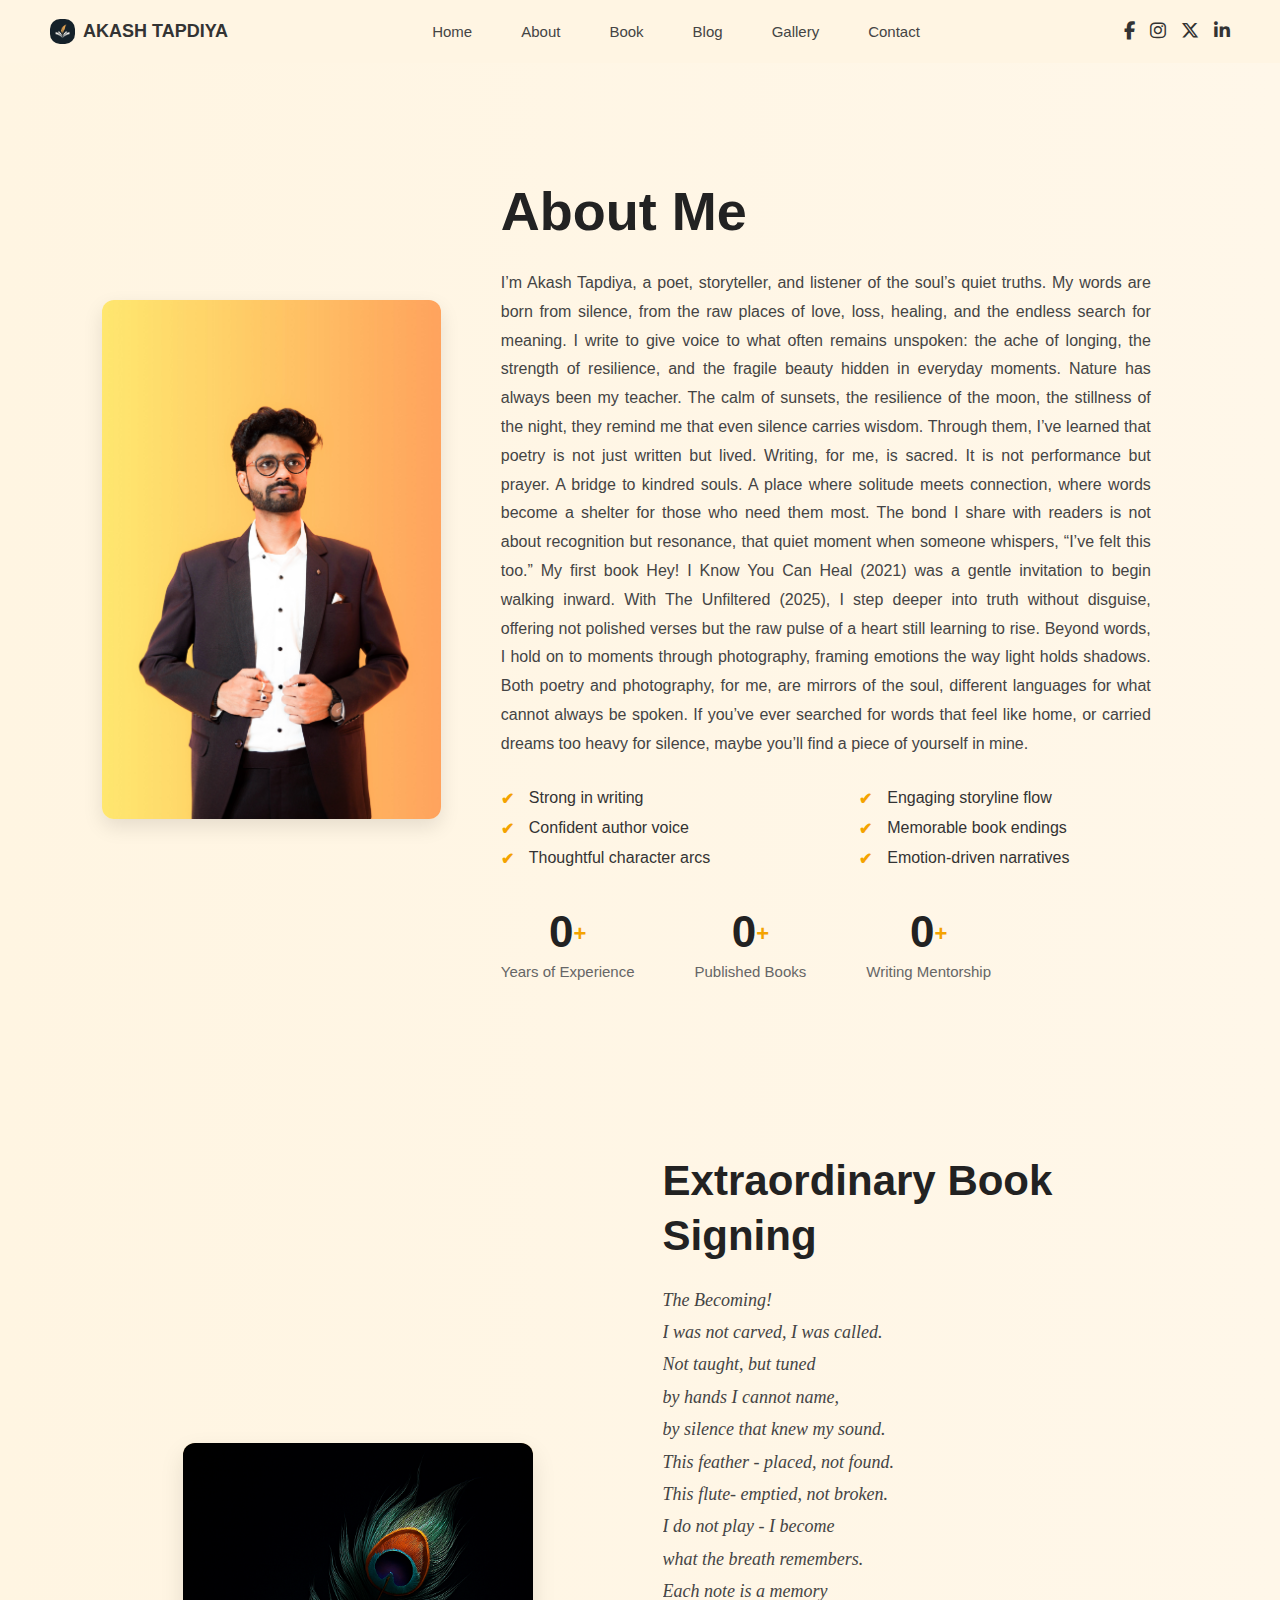
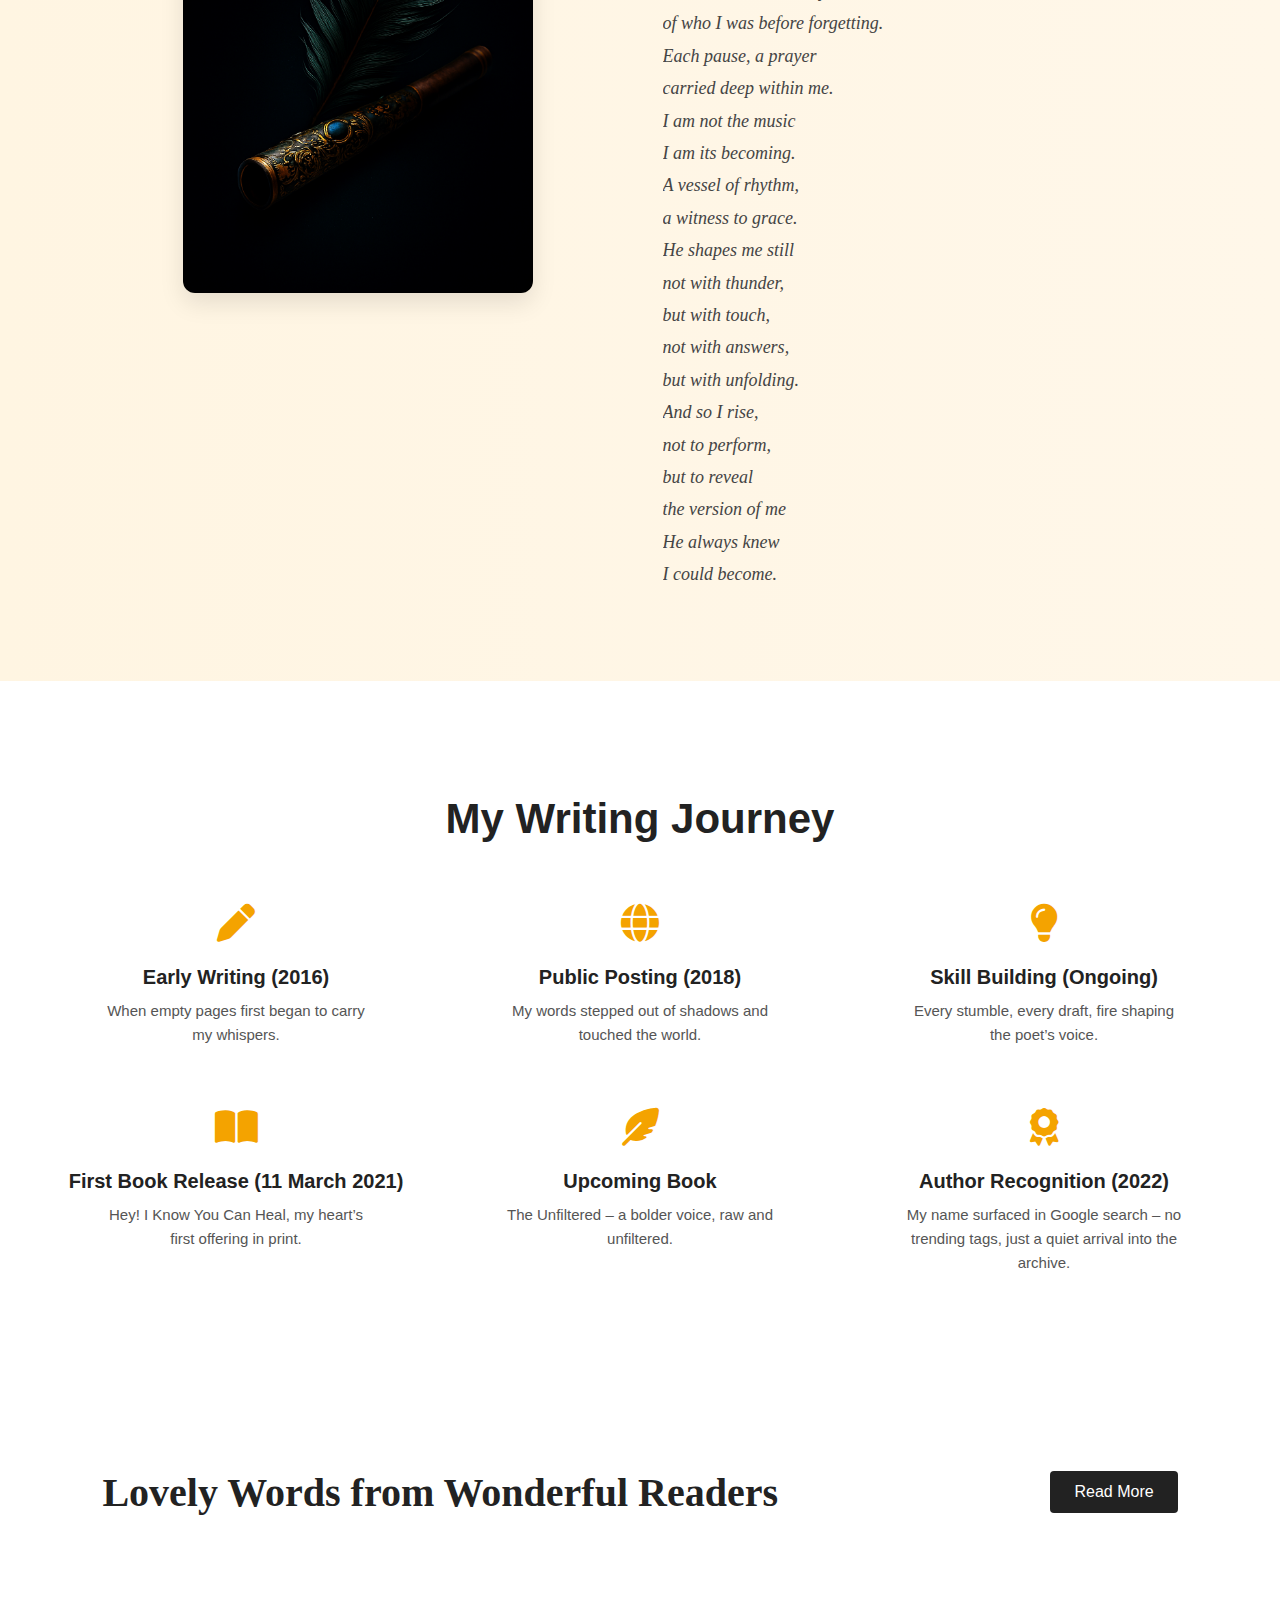
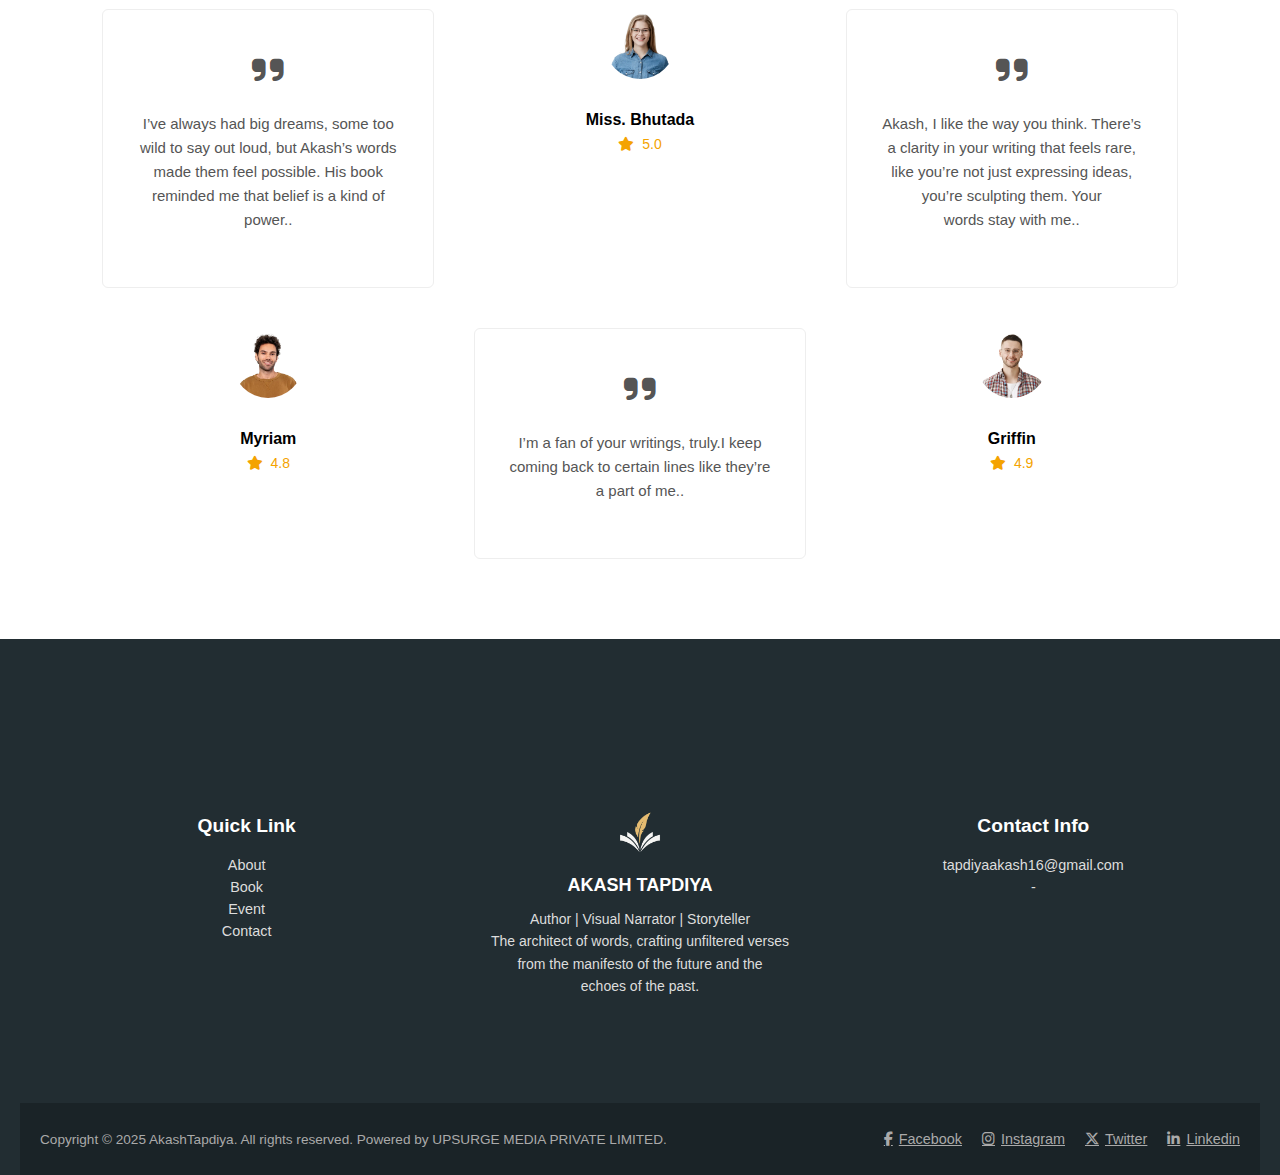
<file: About.html>
<!DOCTYPE html>
<html lang="en">

<head>
    <meta charset="UTF-8">
    <meta name="viewport" content="width=device-width, initial-scale=1.0">
    <title>Akash Portfolio</title>
    <link rel="stylesheet" href="https://cdnjs.cloudflare.com/ajax/libs/font-awesome/6.4.2/css/all.min.css">

    <style>
        body {
            margin: 0;
            font-family: Arial, sans-serif;
            background: #fff5e3;
        }

        /* Navbar */
        .navbar {
            display: flex;
            justify-content: space-between;
            align-items: center;
            padding: 15px 50px;
            background: #fff5e3;
            position: relative;
            z-index: 2000;
        }

        /* Logo */
        .navbar .logo {
            display: flex;
            align-items: center;
            font-size: 18px;
            font-weight: bold;
            color: #333;
            text-decoration: none;
        }

        .navbar .logo img {
            height: 25px;
            margin-right: 8px;
            border-radius: 10px;
        }

        /* Menu */
        .navbar ul {
            list-style: none;
            display: flex;
            gap: 25px;
            margin: 0;
            padding: 0;
        }

        .navbar ul li {
            position: relative;
        }

        .navbar ul li a {
            text-decoration: none;
            color: #444;
            font-size: 15px;
            transition: color 0.3s;
            padding: 8px 12px;
            display: block;
        }

        .navbar ul li a:hover {
            color: #000;
        }

        /* Dropdown */
        .navbar ul li ul {
            display: none;
            position: absolute;
            top: 100%;
            left: 0;
            background: #fff;
            box-shadow: 0 2px 8px rgba(0, 0, 0, 0.1);
            list-style: none;
            padding: 0;
            margin: 0;
            min-width: 150px;
            z-index: 1000;
        }

        .navbar ul li:hover ul {
            display: block;
        }

        .navbar ul li ul li a {
            padding: 10px 15px;
            color: #444;
        }

        .navbar ul li ul li a:hover {
            background: #f0f0f0;
            color: #000;
        }

        /* Social Icons */
        .social-icons {
            display: flex;
            gap: 15px;
        }

        .social-icons a {
            color: #333;
            font-size: 18px;
            transition: color 0.3s;
        }

        .social-icons a:hover {
            color: #ff9800;
        }

        /* Hamburger */
        .menu-toggle {
            display: none;
            font-size: 22px;
            cursor: pointer;
            color: #333;
        }

        /* ====================
       Mobile Sidebar Menu
    ==================== */
        .mobile-menu {
            position: fixed;
            top: 0;
            left: -100%;
            /* hidden initially */
            width: 250px;
            height: 100%;
            background: #f0f0f0;
            box-shadow: 2px 0 8px rgba(0, 0, 0, 0.15);
            transition: left 0.3s ease;
            padding: 20px;
            z-index: 3000;
            display: flex;
            flex-direction: column;
        }

        .mobile-menu.active {
            left: 0;
            /* slide in from left */
        }

        .mobile-menu .close-btn {
            font-size: 22px;
            cursor: pointer;
            align-self: flex-end;
            margin-bottom: 20px;
        }

        .mobile-menu ul {
            list-style: none;
            padding: 0;
            margin: 0;
            display: flex;
            flex-direction: column;
            gap: 15px;
        }

        .mobile-menu ul li a {
            text-decoration: none;
            color: #333;
            font-size: 16px;
        }

        .mobile-menu ul li ul {
            display: none;
            flex-direction: column;
            padding-left: 15px;
        }

        .mobile-menu ul li.active ul {
            display: flex;
        }

        /* Responsive */
        @media (max-width: 992px) {
            .navbar {
                padding: 15px 25px;
            }

            .navbar ul,
            .social-icons {
                display: none;
            }

            .menu-toggle {
                display: block;
                /* hamburger visible */
            }
        }

        /* About section */
        .about-section {
            padding: 80px 8%;
            background: linear-gradient(to right, rgb(255, 245, 226), rgb(255, 247, 233));
            font-family: "Poppins", sans-serif;
        }

        .about-container {
            display: flex;
            align-items: center;
            justify-content: space-between;
            gap: 60px;
            max-width: 1200px;
            margin: 0 auto;
            flex-wrap: wrap;
        }

        .about-image {
            flex: 1;
            min-width: 300px;
        }

        .about-image img {
            width: 100%;
            border-radius: 12px;
            object-fit: cover;
            box-shadow: 0 8px 20px rgba(0, 0, 0, 0.1);
        }

        .about-content {
            flex: 2;
            min-width: 320px;
        }

        .about-content h1 {
            font-size: 54px;
            font-weight: 600;
            margin-bottom: 25px;
            color: #222;
            line-height: 1.2;
        }

        .about-content p {
            font-size: 16px;
            line-height: 1.8;
            color: #444;
            margin-bottom: 30px;
            text-align: justify;
            text-justify: inter-word;
            max-width: 650px;
        }

        .about-list {
            display: grid;
            grid-template-columns: repeat(2, 1fr);
            gap: 12px 40px;
            margin-bottom: 40px;
            padding: 0;
        }

        .about-list li {
            list-style: none;
            font-size: 16px;
            position: relative;
            padding-left: 28px;
            color: #333;
        }

        .about-list li::before {
            content: "✔";
            position: absolute;
            left: 0;
            top: 0;
            color: #f4a300;
            font-weight: bold;
        }

        .about-stats {
            display: flex;
            gap: 60px;
            flex-wrap: wrap;
        }

        .about-stat {
            text-align: center;
        }

        .about-stat .number {
            font-size: 44px;
            font-weight: 700;
            color: #222;
            display: inline-block;
        }

        .about-stat sup {
            color: #f4a300;
            font-size: 22px;
            font-weight: 600;
        }

        .about-stat .title {
            font-size: 15px;
            color: #666;
            margin-top: 6px;
        }

        /* 📌 responsive */
        @media (max-width: 1024px) {
            .about-container {
                flex-direction: column;
                text-align: center;
                gap: 40px;
            }

            .about-list {
                grid-template-columns: 1fr;
                gap: 12px;
            }

            .about-stats {
                justify-content: center;
                gap: 30px;
            }
        }

        @media (max-width: 768px) {
            .about-content h1 {
                font-size: 28px;
            }

            .about-content p {
                font-size: 14px;
            }
        }



        /* poster section */

        .book-section {
            padding: 60px 8%;
            background: linear-gradient(to right, rgb(255, 245, 226), rgb(255, 247, 233));
            font-family: "Poppins", sans-serif;
            max-width: 1400px;
            /* keeps section from stretching too wide */
            margin: 0 auto;
        }

        /* Container Layout */
        .book-container {
            display: flex;
            align-items: center;
            justify-content: space-between;
            gap: 50px;
            flex-wrap: wrap;
            min-height: 400px;
            /* section height control */
        }

        /* Left Side (Author Image) */
        .book-left {
            flex: 1;
            display: flex;
            justify-content: center;
            align-items: center;
            position: sticky;
            top: 100px;
            height: fit-content;
            animation: fadeInLeft 1.2s ease-in-out;
        }

        .book-main-image img {
            width: 350px;
            /* fixed width */
            height: auto;
            /* keeps proportion */
            max-height: 450px;
            /* limits tall images */
            border-radius: 12px;
            object-fit: cover;
            box-shadow: 0 10px 25px rgba(0, 0, 0, 0.1);
            background: linear-gradient(rgb(254, 218, 145), rgb(254, 242, 219));
        }

        /* Right Side (Text & Button) */
        .book-right {
            flex: 2;
            max-width: 500px;
            overflow-y: auto;
            padding-right: 15px;
            scrollbar-width: none;
            animation: fadeInRight 1.4s ease-in-out;
        }

        .book-right::-webkit-scrollbar {
            display: none;
        }

        .book-title {
            font-size: 42px;
            font-weight: 600;
            margin-bottom: 20px;
            color: #222;
            line-height: 1.3;
        }

        .book-description {
            font-size: 16px;
            color: #444;
            margin-bottom: 30px;
            line-height: 1.8;
            font-family: "poppins", serif;
            font-optical-sizing: auto;
            font-weight: 500;
            font-style: italic;
            font-size: 18px;
        }


        /* Animations */
        @keyframes fadeInLeft {
            from {
                opacity: 0;
                transform: translateX(-60px);
            }

            to {
                opacity: 1;
                transform: translateX(0);
            }
        }

        @keyframes fadeInRight {
            from {
                opacity: 0;
                transform: translateX(60px);
            }

            to {
                opacity: 1;
                transform: translateX(0);
            }
        }

        /* responsive  */
        /* 📌 Book Section */
        @media (max-width: 1024px) {
            .book-container {
                flex-direction: column;
                text-align: center;
            }

            .book-main-image img {
                width: 260px;
                max-height: 350px;
            }
        }

        @media (max-width: 768px) {
            .book-title {
                font-size: 24px;
            }

            .book-description {
                font-size: 14px;
            }

            .book-left {
                position: static;
                /* remove sticky for small screens */
                margin-bottom: 20px;
            }
        }

        /* journey Section */
        /* Journey Section */
        .journey-section {
            padding: 80px 5%;
            background: #fff;
            font-family: "Poppins", sans-serif;
            text-align: center;
        }

        .journey-title {
            font-size: 42px;
            font-weight: 600;
            margin-bottom: 60px;
            color: #222;
            animation: fadeInDown 1s ease-in-out;
        }

        /* ✅ Use Grid Layout for 3 per row */
        .journey-container {
            display: grid;
            grid-template-columns: repeat(3, 1fr);
            gap: 60px;
            max-width: 1200px;
            margin: 0 auto;
        }

        /* Each Step */
        .journey-step {
            animation: fadeInUp 1.2s ease-in-out;
        }

        .journey-icon {
            font-size: 38px;
            color: #f4a300;
            margin-bottom: 20px;
            animation: zoomIn 1.5s ease-in-out;
        }

        .journey-step h3 {
            font-size: 20px;
            font-weight: 600;
            margin-bottom: 10px;
            color: #222;
        }

        .journey-step p {
            font-size: 15px;
            color: #555;
            line-height: 1.6;
            max-width: 280px;
            margin: 0 auto;
        }

        /* Hide arrows since grid auto aligns */
        .journey-arrow {
            display: none;
        }

        /* Responsive */
        @media (max-width: 1024px) {
            .journey-container {
                grid-template-columns: repeat(2, 1fr);
            }
        }

        @media (max-width: 768px) {
            .journey-container {
                grid-template-columns: 1fr;
            }
        }


        /* Reviews section */

        .reviews-section {
            padding: 80px 8%;
            background: #fff;
            font-family: "Poppins", sans-serif;
        }

        /* Header */
        .reviews-header {
            display: flex;
            justify-content: space-between;
            align-items: center;
            margin-bottom: 60px;
            flex-wrap: wrap;
        }

        .reviews-title {
            font-family: "Playfair Display", serif;
            font-optical-sizing: auto;
            font-weight: 400;
            font-style: normal;
            font-size: 2.5rem;
            font-weight: 600;
            color: #222;
            animation: fadeInLeft 1s ease-in-out;
        }

        .reviews-button {
            background: #222;
            color: #fff;
            padding: 12px 24px;
            border-radius: 4px;
            text-decoration: none;
            font-weight: 500;
            transition: all 0.3s ease;
            animation: fadeInRight 1s ease-in-out;
        }

        .reviews-button:hover {
            background: #f4a300;
            color: #222;
        }

        /* Grid Layout (3 columns) */
        .reviews-grid {
            display: grid;
            grid-template-columns: repeat(3, 1fr);
            gap: 40px;
            align-items: start;
            max-width: 1200px;
            margin: 0 auto;
        }

        /* Testimonial Card */
        .review-card {
            border: 1px solid #eee;
            padding: 40px 30px;
            border-radius: 6px;
            text-align: center;
            background: #fff;
            animation: fadeInUp 1.2s ease-in-out;
        }

        .review-quote {
            font-size: 36px;
            color: #555;
            margin-bottom: 20px;
        }

        .review-text {
            font-size: 15px;
            color: #555;
            line-height: 1.6;
        }

        /* User Profile */
        .review-user {
            text-align: center;
            animation: zoomIn 1.4s ease-in-out;
        }

        .review-user img {
            width: 70px;
            height: 70px;
            border-radius: 50%;
            margin-bottom: 12px;
            object-fit: cover;
        }

        .user-name {
            font-size: 16px;
            font-weight: 600;
            margin-bottom: 6px;
        }

        .user-rating {
            font-size: 14px;
            color: #f4a300;
        }

        .user-rating i {
            margin-right: 4px;
        }

        /* Animations */
        @keyframes fadeInUp {
            from {
                opacity: 0;
                transform: translateY(30px);
            }

            to {
                opacity: 1;
                transform: translateY(0);
            }
        }

        @keyframes fadeInLeft {
            from {
                opacity: 0;
                transform: translateX(-40px);
            }

            to {
                opacity: 1;
                transform: translateX(0);
            }
        }

        @keyframes fadeInRight {
            from {
                opacity: 0;
                transform: translateX(40px);
            }

            to {
                opacity: 1;
                transform: translateX(0);
            }
        }

        @keyframes zoomIn {
            from {
                opacity: 0;
                transform: scale(0.8);
            }

            to {
                opacity: 1;
                transform: scale(1);
            }
        }

        /* responsive */

        @media (max-width: 992px) {
            .reviews-header {
                flex-direction: column;
                text-align: center;
                gap: 20px;
            }

            .reviews-grid {
                grid-template-columns: 1fr 1fr;
                gap: 20px;
            }
        }

        @media (max-width: 600px) {
            .reviews-grid {
                grid-template-columns: 1fr;
            }

            .reviews-title {
                font-size: 24px;
            }
        }

        /* Footer section */
        .footer-section {
            background: #222d32;
            color: #fff;
            font-family: "Poppins", sans-serif;
            padding: 60px 20px 0;
        }

        /* Footer Main */
        .footer-main {
            display: grid;
            grid-template-columns: repeat(3, 1fr);
            max-width: 1200px;
            margin: 50px auto;
            gap: 40px;
            padding: 50px;
            text-align: center;
        }

        .footer-main h2 {
            font-size: 1.2rem;
            margin-bottom: 20px;
            animation: fadeInUp 1s ease;
        }

        .footer-main p,
        .footer-main a {
            font-size: 0.9rem;
            color: #ddd;
            text-decoration: none;
            display: block;
            margin: 6px 0;
            transition: color 0.3s ease;
        }

        .footer-main a:hover {
            color: #fff;
        }

        /* Footer Bottom */
        .footer-bottom {
            background: #1a2327;
            padding: 15px 20px;
            margin-top: 40px;
        }

        .footer-bottom .bottom-container {
            max-width: 1200px;
            margin: auto;
            display: flex;
            justify-content: space-between;
            align-items: center;
            flex-wrap: wrap;
        }

        .footer-bottom p {
            font-size: 0.85rem;
            color: #aaa;
        }

        .footer-social {
            display: flex;
            gap: 20px;
        }

        .footer-social a {
            color: #aaa;
            font-size: 0.9rem;
            transition: color 0.3s ease;
            display: flex;
            align-items: center;
            gap: 6px;
        }

        .footer-social a:hover {
            color: #fff;
        }

        /* Animations */
        @keyframes fadeInUp {
            from {
                opacity: 0;
                transform: translateY(30px);
            }

            to {
                opacity: 1;
                transform: translateY(0);
            }
        }

        /* ===========================
   Footer Section Responsive
   =========================== */

        /* 📌 Laptop / Tablet (≤1024px) */
        @media (max-width: 1024px) {
            .footer-newsletter {
                flex-direction: column;
                /* stack title + form */
                text-align: center;
                gap: 25px;
                padding: 60px 30px;
            }

            .footer-main {
                grid-template-columns: 1fr 1fr;
                /* 2 columns instead of 3 */
                gap: 30px;
                padding: 40px 20px;
                text-align: center;
            }

            .footer-main div {
                margin: 0 auto;
            }

            .footer-bottom .bottom-container {
                flex-direction: column;
                gap: 15px;
                text-align: center;
            }
        }

        /* 📌 Mobile (≤768px) */
        @media (max-width: 768px) {
            .footer-newsletter {
                flex-direction: column;
                text-align: center;
                gap: 20px;
                padding: 40px 20px;
            }

            .footer-form {
                flex-direction: column;
                width: 100%;
                gap: 10px;
            }

            .footer-form input[type="email"] {
                width: 100%;
            }

            .footer-main {
                grid-template-columns: 1fr;
                /* single column */
                text-align: center;
                gap: 20px;
                padding: 30px 20px;
            }

            .footer-main h2 {
                margin-bottom: 10px;
            }

            .footer-bottom .bottom-container {
                flex-direction: column;
                gap: 10px;
                text-align: center;
            }

            .footer-social {
                justify-content: center;
                flex-wrap: wrap;
                gap: 15px;
            }
        }
    </style>
</head>

<body>
    <!-- Navbar -->
    <nav class="navbar">
        <!-- Logo -->
        <a href="Home.html" class="logo">
            <img src="images/Navlogo.jpg" alt="logo">
            AKASH TAPDIYA
        </a>

        <!-- Desktop Menu -->
        <ul>
            <li><a href="Home.html">Home</a></li>
            <li><a href="About.html">About</a></li>

            <li><a href="BookDetails.html">Book</a></li>
            <li><a href="Blog.html">Blog</a></li>

            <li><a href="Gallery.html">Gallery</a></li>

            <li><a href="Contact.html">Contact</a></li>
        </ul>

        <!-- Social Icons -->
        <div class="social-icons">
            <a href="https://www.facebook.com/tapdiyaakash16/"><i class="fab fa-facebook-f"></i></a>
            <a href="https://www.instagram.com/royal_psyco/"><i class="fab fa-instagram"></i></a>
            <a href="https://x.com/tapdiyaji"><i class="fab fa-x-twitter"></i></a>
            <a href="https://www.linkedin.com/in/tapdiyaji/"><i class="fab fa-linkedin-in"></i></a>
        </div>

        <!-- Hamburger -->
        <div class="menu-toggle" id="menu-toggle">
            <i class="fas fa-bars"></i>
        </div>
    </nav>

    <!-- Mobile Sidebar -->
    <div class="mobile-menu" id="mobile-menu">
        <div class="close-btn" id="close-btn"><i class="fas fa-times"></i></div>
        <ul>
            <li><a href="Home.html">Home</a></li>
            <li><a href="About.html">About</a></li>

            <li><a href="BookDetails.html">Book</a></li>
            <li><a href="Blog.html">Blog</a></li>
            <li><a href="Gallery.html">Gallery</a></li>

            <li><a href="Contact.html">Contact</a></li>
        </ul>
    </div>
    <script>
        const menuToggle = document.getElementById("menu-toggle");
        const mobileMenu = document.getElementById("mobile-menu");
        const closeBtn = document.getElementById("close-btn");
        const dropdownToggles = document.querySelectorAll(".dropdown-toggle");

        // Open menu
        menuToggle.addEventListener("click", () => {
            mobileMenu.classList.add("active");
        });

        // Close menu
        closeBtn.addEventListener("click", () => {
            mobileMenu.classList.remove("active");
        });

        // Dropdown toggle inside sidebar
        dropdownToggles.forEach(toggle => {
            toggle.addEventListener("click", (e) => {
                e.preventDefault();
                const parentLi = toggle.parentElement;
                parentLi.classList.toggle("active");
            });
        });
    </script>

    <!-- About section -->
    <section class="about-section">
        <div class="about-container">

            <!-- Left Image -->
            <div class="about-image">
                <img src="images/author.jpg" alt="About Me">
            </div>

            <!-- Right Content -->
            <div class="about-content">
                <h1>About Me</h1>
                <p>
                    I’m Akash Tapdiya, a poet, storyteller, and listener of the soul’s quiet truths. My words are born
                    from silence, from the raw places of love, loss, healing, and the endless search for meaning. I
                    write to give voice to what often remains unspoken: the ache of longing, the strength of resilience,
                    and the fragile beauty hidden in everyday moments.
                    Nature has always been my teacher. The calm of sunsets, the resilience of the moon, the stillness of
                    the night, they remind me that even silence carries wisdom. Through them, I’ve learned that poetry
                    is not just written but lived.
                    Writing, for me, is sacred. It is not performance but prayer. A bridge to kindred souls. A place
                    where solitude meets connection, where words become a shelter for those who need them most. The bond
                    I share with readers is not about recognition but resonance, that quiet moment when someone
                    whispers, “I’ve felt this too.”
                    My first book Hey! I Know You Can Heal (2021) was a gentle invitation to begin walking inward. With
                    The Unfiltered (2025), I step deeper into truth without disguise, offering not polished verses but
                    the raw pulse of a heart still learning to rise.
                    Beyond words, I hold on to moments through photography, framing emotions the way light holds
                    shadows. Both poetry and photography, for me, are mirrors of the soul, different languages for what
                    cannot always be spoken.
                    If you’ve ever searched for words that feel like home, or carried dreams too heavy for silence,
                    maybe you’ll find a piece of yourself in mine.

                </p>

                <!-- Features -->
                <ul class="about-list">
                    <li>Strong in writing</li>
                    <li>Engaging storyline flow</li>
                    <li>Confident author voice</li>
                    <li>Memorable book endings</li>
                    <li>Thoughtful character arcs</li>
                    <li>Emotion-driven narratives</li>
                </ul>

                <!-- Stats -->
                <div class="about-stats">
                    <div class="about-stat">
                        <span class="number" data-target="5">0</span><sup>+</sup>
                        <div class="title">Years of Experience</div>
                    </div>
                    <div class="about-stat">
                        <span class="number" data-target="2">0</span><sup>+</sup>
                        <div class="title">Published Books</div>
                    </div>
                    <div class="about-stat">
                        <span class="number" data-target="14">0</span><sup>+</sup>
                        <div class="title">Writing Mentorship</div>
                    </div>
                </div>
            </div>
        </div>
    </section>

    <script>
        document.addEventListener("DOMContentLoaded", () => {
            const counters = document.querySelectorAll(".number");

            const animateCounter = (counter) => {
                const target = +counter.getAttribute("data-target");
                let count = 0;
                const speed = target / 100; // adjust speed (higher divisor = slower)

                const update = () => {
                    if (count < target) {
                        count += Math.ceil(speed);
                        if (count > target) count = target;
                        counter.innerText = count;
                        requestAnimationFrame(update);
                    }
                };
                update();
            };

            // Run only when section is visible
            const observer = new IntersectionObserver((entries, obs) => {
                entries.forEach(entry => {
                    if (entry.isIntersecting) {
                        animateCounter(entry.target);
                        obs.unobserve(entry.target); // run once
                    }
                });
            }, { threshold: 0.5 });

            counters.forEach(counter => observer.observe(counter));
        });

    </script>



    <!-- poster section -->
    <section class="book-section">
        <div class="book-container">

            <!-- Left Side (Image + Books) -->
            <div class="book-left">
                <div class="book-main-image">
                    <img src="images/poster image.jpg" alt="Author">
                </div>
            </div>

            <!-- Right Side (Content) -->
            <div class="book-right">
                <h2 class="book-title">Extraordinary Book Signing</h2>
                <p class="book-description">
                    The Becoming!
                    <br />
                    I was not carved, I was called.
                    <br />
                    Not taught, but tuned
                    <br />
                    by hands I cannot name,<br />
                    by silence that knew my sound.<br />

                    This feather - placed, not found.<br />
                    This flute- emptied, not broken.<br />
                    I do not play - I become<br />
                    what the breath remembers.<br />

                    Each note is a memory<br />
                    of who I was before forgetting.<br />
                    Each pause, a prayer<br />
                    carried deep within me.<br />

                    I am not the music<br />
                    I am its becoming.<br />
                    A vessel of rhythm,<br />
                    a witness to grace.<br />

                    He shapes me still<br />
                    not with thunder,<br />
                    but with touch,<br />
                    not with answers,<br />
                    but with unfolding.<br />

                    And so I rise,<br />
                    not to perform,<br />
                    but to reveal<br />
                    the version of me<br />
                    He always knew<br />
                    I could become.<br />
                </p>
            </div>
        </div>
    </section>

    <!-- journey section -->
    <!-- journey section -->
    <section class="journey-section">
        <h2 class="journey-title">My Writing Journey</h2>

        <div class="journey-container">
            <!-- Step 1 -->
            <div class="journey-step">
                <div class="journey-icon"><i class="fas fa-pen"></i></div>
                <h3>Early Writing (2016)</h3>
                <p>When empty pages first began to carry my whispers.</p>
            </div>

            <div class="journey-arrow"><i class="fas fa-arrow-right"></i></div>

            <!-- Step 2 -->
            <div class="journey-step">
                <div class="journey-icon"><i class="fas fa-globe"></i></div>
                <h3>Public Posting (2018)</h3>
                <p>My words stepped out of shadows and touched the world.</p>
            </div>

            <div class="journey-arrow"><i class="fas fa-arrow-right"></i></div>

            <!-- Step 3 -->
            <div class="journey-step">
                <div class="journey-icon"><i class="fas fa-lightbulb"></i></div>
                <h3>Skill Building (Ongoing)</h3>
                <p>Every stumble, every draft, fire shaping the poet’s voice.</p>
            </div>

            <div class="journey-arrow"><i class="fas fa-arrow-right"></i></div>

            <!-- Step 4 -->
            <div class="journey-step">
                <div class="journey-icon"><i class="fas fa-book-open"></i></div>
                <h3>First Book Release (11 March 2021)</h3>
                <p>Hey! I Know You Can Heal, my heart’s first offering in print.</p>
            </div>

            <div class="journey-arrow"><i class="fas fa-arrow-right"></i></div>

            <!-- Step 5 -->
            <div class="journey-step">
                <div class="journey-icon"><i class="fas fa-feather-alt"></i></div>
                <h3>Upcoming Book</h3>
                <p>The Unfiltered – a bolder voice, raw and unfiltered.</p>
            </div>

            <div class="journey-arrow"><i class="fas fa-arrow-right"></i></div>

            <!-- Step 6 -->
            <div class="journey-step">
                <div class="journey-icon"><i class="fas fa-award"></i></div>
                <h3>Author Recognition (2022)</h3>
                <p>My name surfaced in Google search – no trending tags, just a quiet arrival into the archive.</p>
            </div>
        </div>
    </section>


    <!-- Review section -->
    <section class="reviews-section">
        <div class="reviews-header">
            <h2 class="reviews-title">Lovely Words from Wonderful Readers</h2>
            <a href="#" class="reviews-button">Read More</a>
        </div>

        <div class="reviews-grid">
            <!-- Row 1 -->
            <div class="review-card">
                <div class="review-quote"><i class="fas fa-quote-right"></i></div>
                <p class="review-text">I’ve always had big dreams, some too wild to say out loud, but Akash’s words made
                    them feel possible. His book reminded me that belief is a kind of power..</p>
            </div>

            <div class="review-user">
                <img src="images/review 1.webp" alt="Chelsea Bae">
                <h3 class="user-name">Miss. Bhutada</h3>
                <span class="user-rating"><i class="fas fa-star"></i> 5.0</span>
            </div>

            <div class="review-card">
                <div class="review-quote"><i class="fas fa-quote-right"></i></div>
                <p class="review-text">Akash, I like the way you think. There’s a clarity in your writing that feels
                    rare, like you’re not just expressing ideas, you’re sculpting them. Your words stay with me..</p>
            </div>

            <!-- Row 2 -->
            <div class="review-user">
                <img src="images/review 2.webp" alt="Pau Cubascci">
                <h3 class="user-name">Myriam</h3>
                <span class="user-rating"><i class="fas fa-star"></i> 4.8</span>
            </div>

            <div class="review-card">
                <div class="review-quote"><i class="fas fa-quote-right"></i></div>
                <p class="review-text">I’m a fan of your writings, truly.I keep coming back to certain lines like
                    they’re a part of me..</p>
            </div>

            <div class="review-user">
                <img src="images/review 3.webp" alt="Delap Realey">
                <h3 class="user-name">Griffin</h3>
                <span class="user-rating"><i class="fas fa-star"></i> 4.9</span>
            </div>
        </div>
    </section>

    <!-- Footer section -->
    <footer class="footer-section">

        <!-- Footer Main -->
        <div class="footer-main">
            <!-- Quick Links -->
            <div>
                <h2>Quick Link</h2>
                <a href="#">About</a>
                <a href="#">Book</a>
                <a href="#">Event</a>
                <a href="#">Contact</a>
            </div>

            <!-- Logo + About -->
            <div>
                <img src="images/Logo1.jpg" alt="AKASH TAPDIYA"
                    style="max-width:70px; margin-bottom:2px; border-radius: 25px;">
                <h3 style="margin: 0; font-size: 18px; color: #fff;bottom: 10px;">AKASH TAPDIYA</h3>
                <p
                    style="margin-top: 12px; font-size: 14px; line-height: 1.6; color: #ddd; max-width: 320px; margin-left: auto; margin-right: auto;">
                    Author | Visual Narrator | Storyteller <br />The architect of words, crafting unfiltered verses from
                    the manifesto of the future and the
                    echoes of the past.</p>
            </div>

            <!-- Contact Info -->
            <div>
                <h2>Contact Info</h2>
                <p>tapdiyaakash16@gmail.com</p>
                <p>-</p>
            </div>
        </div>

        <!-- Footer Bottom -->
        <div class="footer-bottom">
            <div class="bottom-container">
                <p>Copyright © 2025 AkashTapdiya. All rights reserved. Powered by UPSURGE MEDIA PRIVATE LIMITED.</p>
                <div class="footer-social">
                    <a href="https://www.facebook.com/tapdiyaakash16/"><i class="fab fa-facebook-f"></i> Facebook</a>
                    <a href="https://www.instagram.com/royal_psyco/"><i class="fab fa-instagram"></i> Instagram</a>
                    <a href="https://x.com/tapdiyaji"><i class="fab fa-x-twitter"></i> Twitter</a>
                    <a href="https://www.linkedin.com/in/tapdiyaji/"><i class="fab fa-linkedin-in"></i> Linkedin</a>
                </div>
            </div>
        </div>

    </footer>

</body>

</html>
</file>
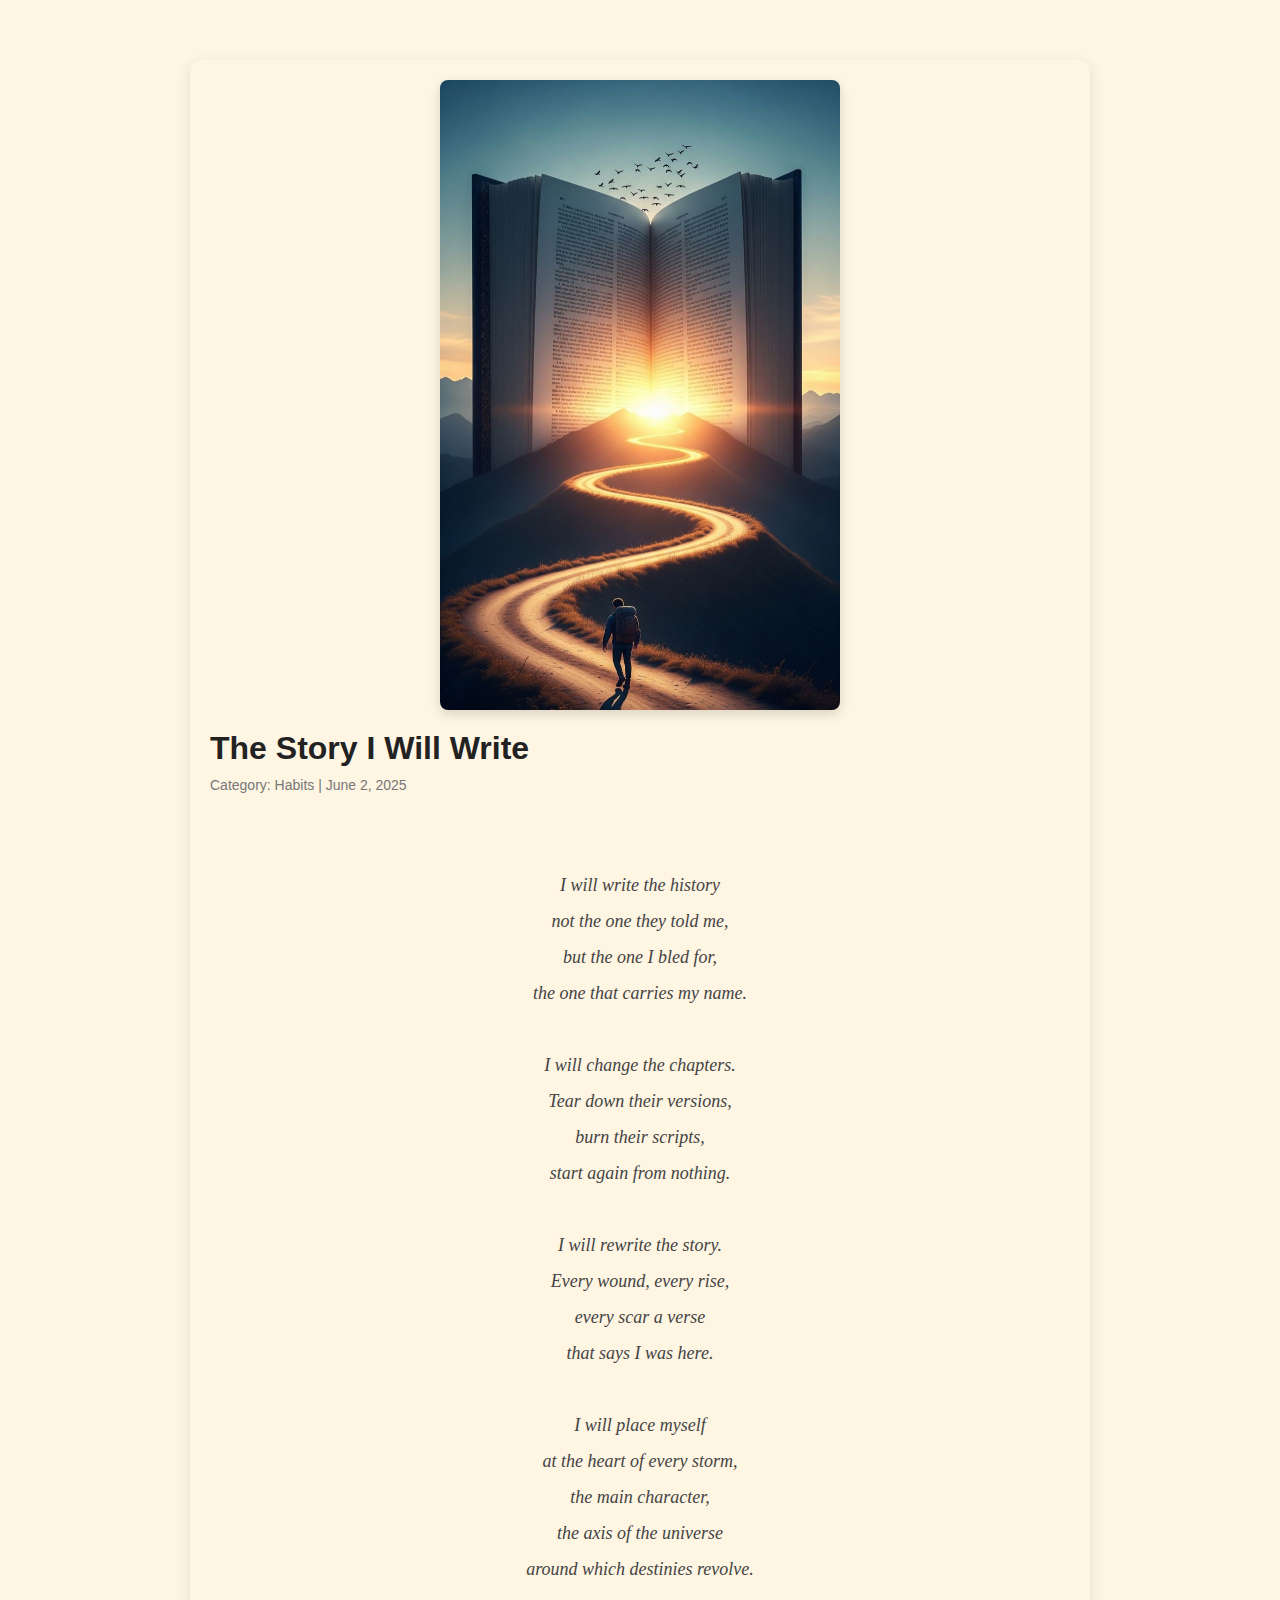
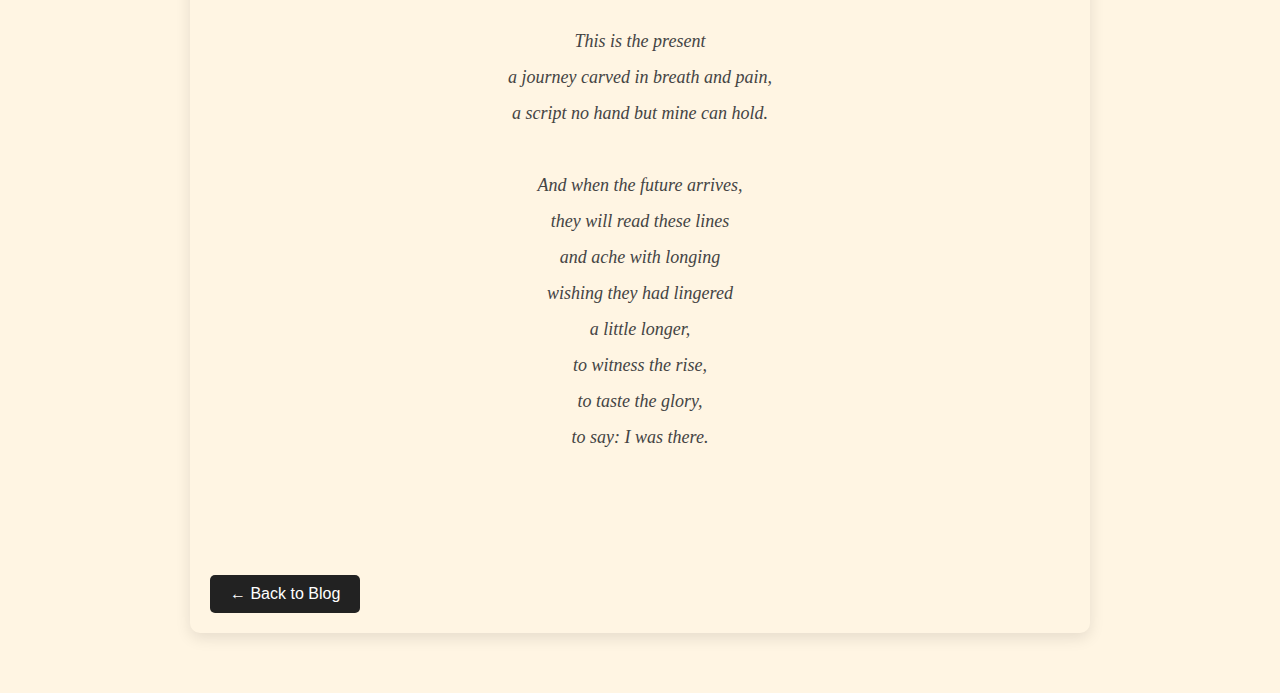
<file: Blog1.html>
<!DOCTYPE html>
<html lang="en">

<head>
  <meta charset="UTF-8">
  <meta name="viewport" content="width=device-width, initial-scale=1.0">
  <title>The Story I Will Write</title>
  <link rel="stylesheet" href="Home.css">
  <style>
    body {
      font-family: Arial, sans-serif;
      background: #fff5e3;
      margin: 0;
      padding: 0;
    }

    .blog-detail {
      max-width: 900px;
      margin: 60px auto;
      padding: 20px;
      border-radius: 10px;
      box-shadow: 0 5px 15px rgba(0, 0, 0, 0.1);
    }

    .blog-detail img {
height: 70vh;
      width: 60%;
      max-width: 400px;
      display: block;
      margin: 0 auto 20px;
      border-radius: 8px;
      box-shadow: 0 4px 12px rgba(0, 0, 0, 0.15);
      margin-bottom: 20px;
    }

    .blog-detail h1 {
      font-size: 32px;
      margin-bottom: 10px;
      color: #222;
    }

    .blog-meta {
      color: #777;
      font-size: 14px;
      margin-bottom: 20px;
    }

    .blog-content {
      font-size: 18px;
      line-height: 2;
      color: #444;
      font-family: "Georgia", serif;
      text-align: center;
      white-space: pre-line;
      font-style: italic;
    }

    .back-btn {
      display: inline-block;
      margin-top: 30px;
      background: #222;
      color: #fff;
      padding: 10px 20px;
      border-radius: 5px;
      text-decoration: none;
      transition: background 0.3s ease;
    }

    .back-btn:hover {
      background: #444;
    }
  </style>
</head>

<body>

  <div class="blog-detail">
    <img src="images/new blogs.jpg" alt="The Story I Will Write">
    <h1>The Story I Will Write</h1>
    <div class="blog-meta">Category: Habits | June 2, 2025</div>
    <div class="blog-content">
      <p>I will write the history
        not the one they told me,
        but the one I bled for,
        the one that carries my name.

        I will change the chapters.
        Tear down their versions,
        burn their scripts,
        start again from nothing.

        I will rewrite the story.
        Every wound, every rise,
        every scar a verse
        that says I was here.

        I will place myself
        at the heart of every storm,
        the main character,
        the axis of the universe
        around which destinies revolve.

        This is the present
        a journey carved in breath and pain,
        a script no hand but mine can hold.

        And when the future arrives,
        they will read these lines
        and ache with longing
        wishing they had lingered
        a little longer,
        to witness the rise,
        to taste the glory,
        to say: I was there.
      </p>

    </div>

    <!-- Back Button -->
    <a href="Home.html" class="back-btn">← Back to Blog</a>
  </div>

</body>

</html>
</file>
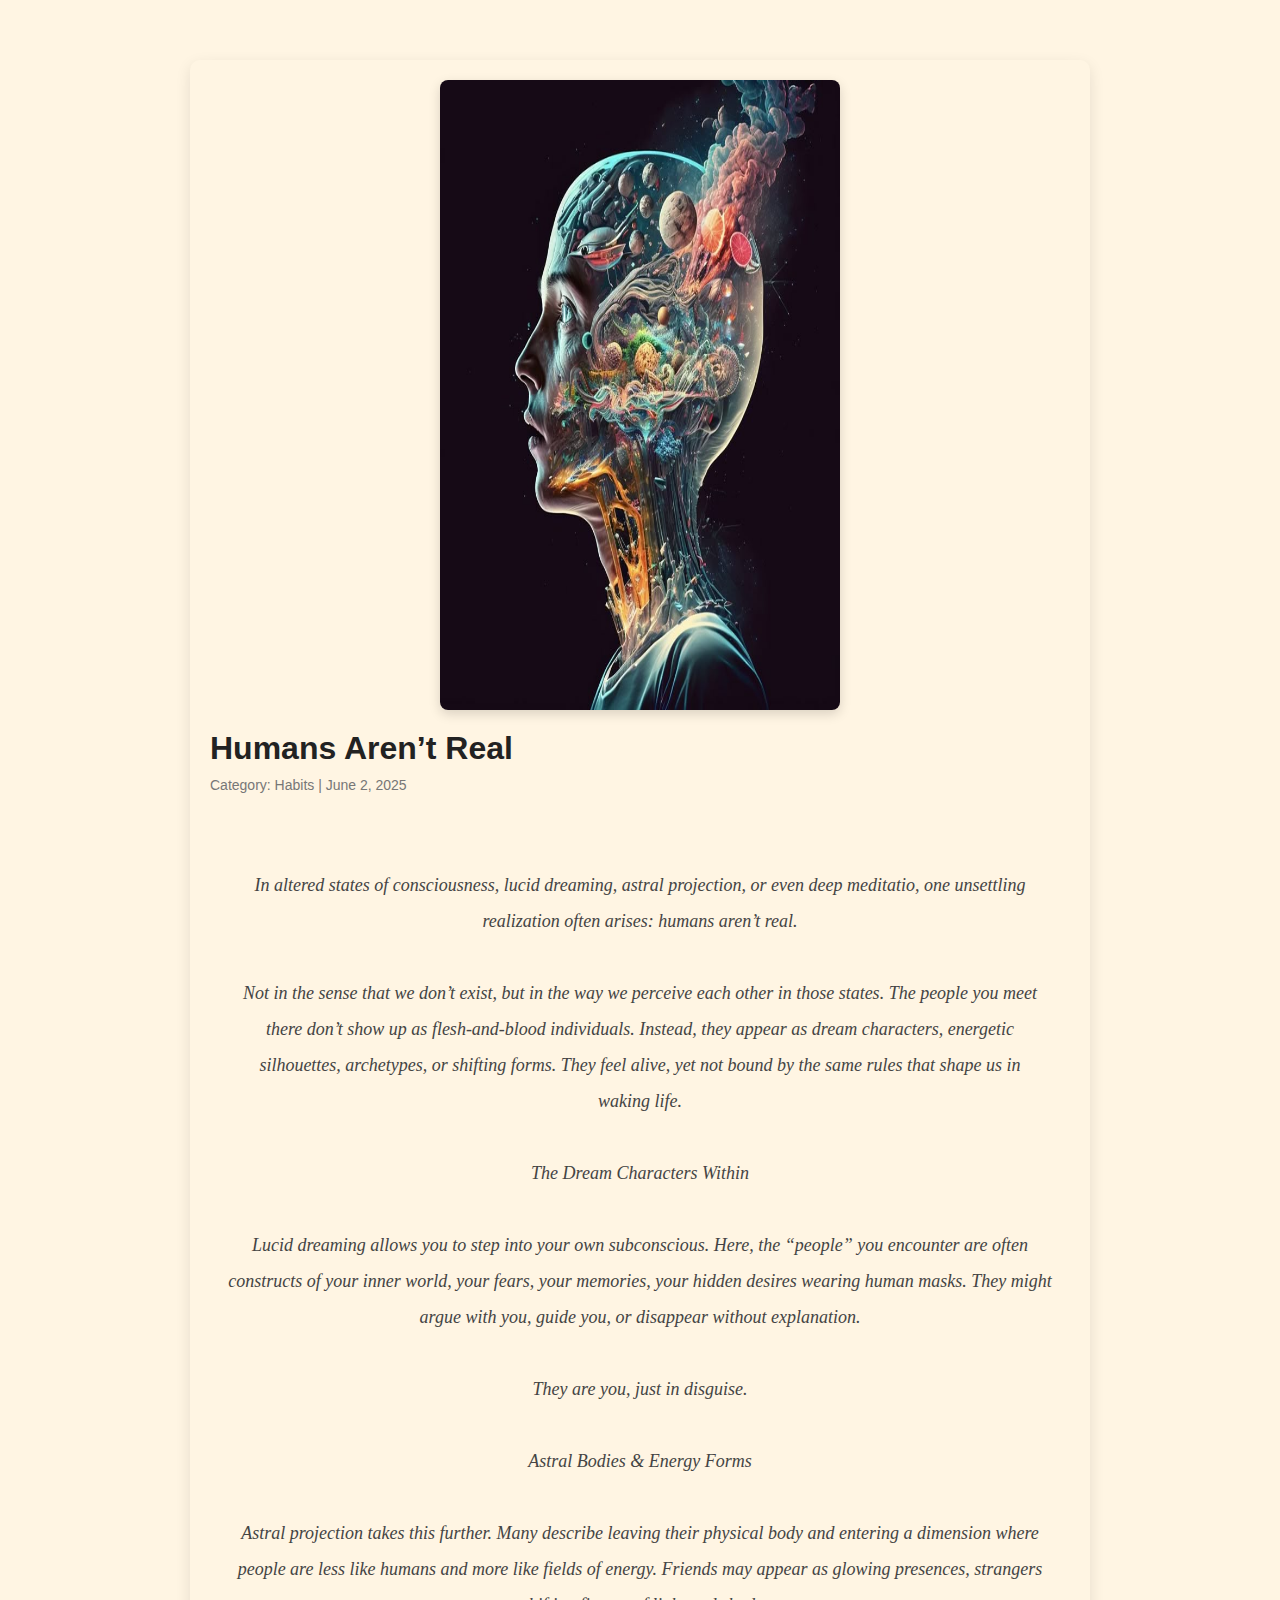
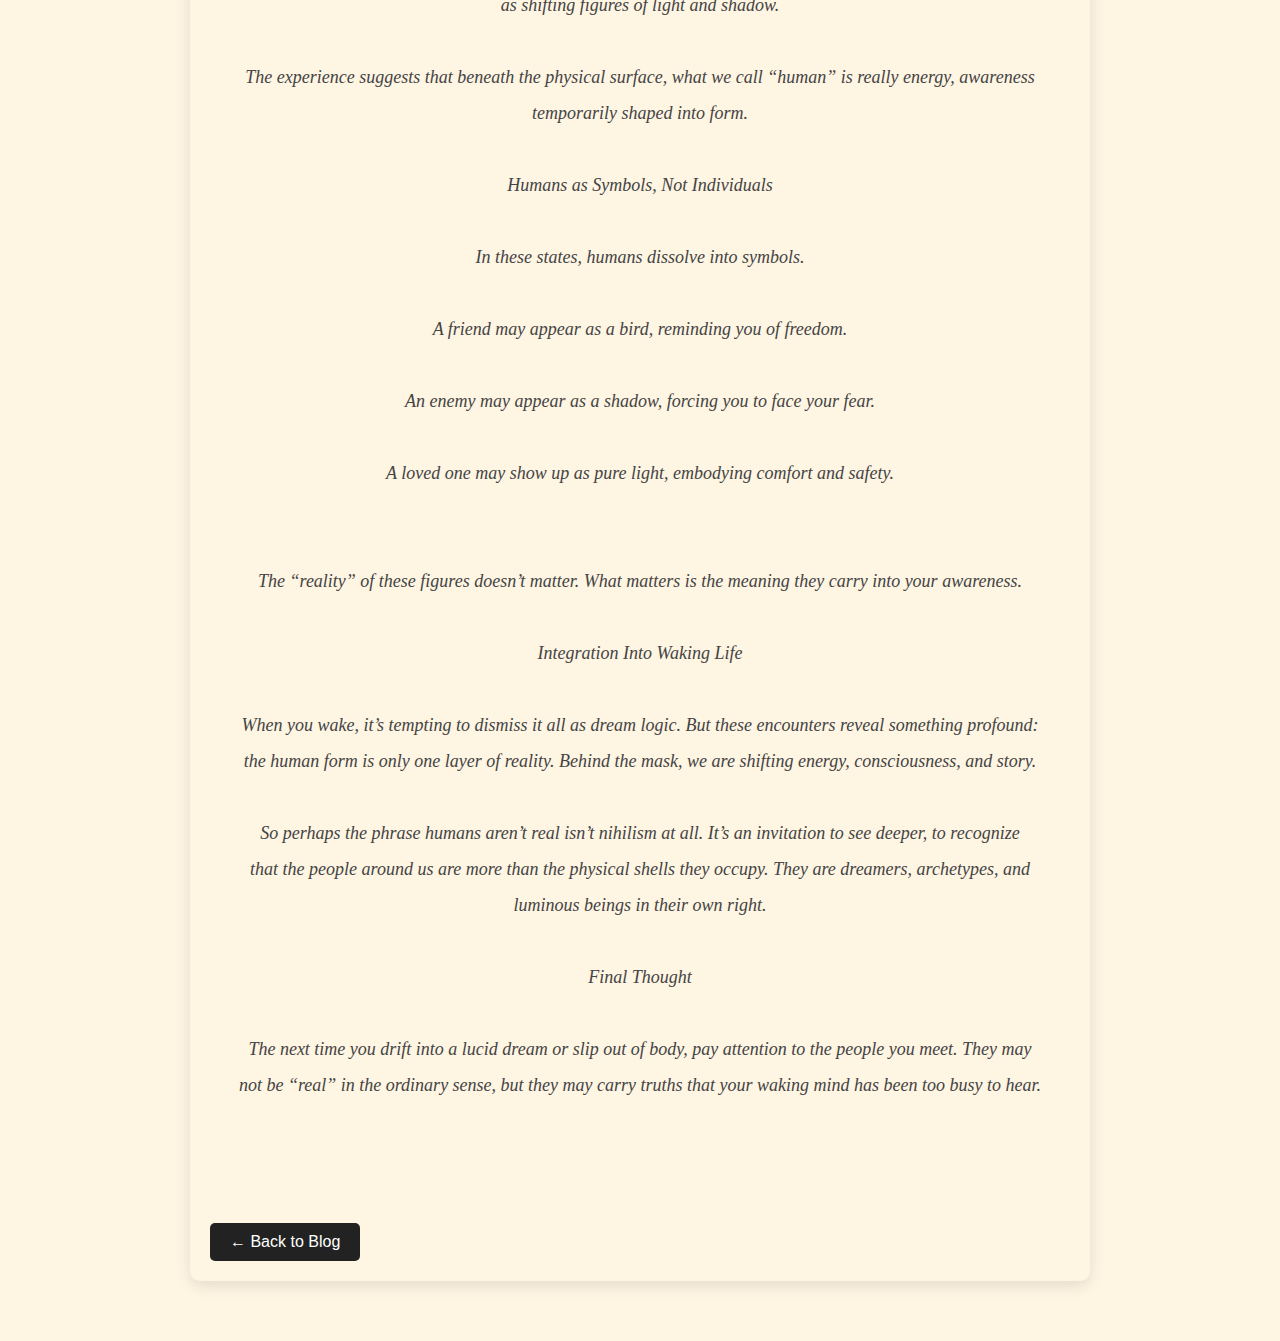
<file: Blog2.html>
<!DOCTYPE html>
<html lang="en">

<head>
  <meta charset="UTF-8">
  <meta name="viewport" content="width=device-width, initial-scale=1.0">
  <title>The Story I Will Write</title>
  <link rel="stylesheet" href="Home.css">
  <style>
    body {
      font-family: Arial, sans-serif;
      background: #fff5e3;
      margin: 0;
      padding: 0;
    }

    .blog-detail {
      max-width: 900px;
      margin: 60px auto;
      padding: 20px;
      border-radius: 10px;
      box-shadow: 0 5px 15px rgba(0, 0, 0, 0.1);
    }

    .blog-detail img {
      height: 70vh;
      width: 60%;
      max-width: 400px;
      display: block;
      margin: 0 auto 20px;
      border-radius: 8px;
      box-shadow: 0 4px 12px rgba(0, 0, 0, 0.15);
      margin-bottom: 20px;
    }

    .blog-detail h1 {
      font-size: 32px;
      margin-bottom: 10px;
      color: #222;
    }

    .blog-meta {
      color: #777;
      font-size: 14px;
      margin-bottom: 20px;
    }

    .blog-content {
      font-size: 18px;
      line-height: 2;
      color: #444;
      font-family: "Georgia", serif;
      text-align: center;
      white-space: pre-line;
      font-style: italic;
    }

    .back-btn {
      display: inline-block;
      margin-top: 30px;
      background: #222;
      color: #fff;
      padding: 10px 20px;
      border-radius: 5px;
      text-decoration: none;
      transition: background 0.3s ease;
    }

    .back-btn:hover {
      background: #444;
    }
  </style>
</head>

<body>

  <div class="blog-detail">
    <img src="images/new blogs 2.jpg" alt="The Story I Will Write">
    <h1>Humans Aren’t Real</h1>
    <div class="blog-meta">Category: Habits | June 2, 2025</div>
    <div class="blog-content">
      <p>In altered states of consciousness, lucid dreaming, astral projection, or even deep meditatio, one unsettling
        realization often arises: humans aren’t real.

        Not in the sense that we don’t exist, but in the way we perceive each other in those states. The people you meet
        there don’t show up as flesh-and-blood individuals. Instead, they appear as dream characters, energetic
        silhouettes, archetypes, or shifting forms. They feel alive, yet not bound by the same rules that shape us in
        waking life.

        The Dream Characters Within

        Lucid dreaming allows you to step into your own subconscious. Here, the “people” you encounter are often
        constructs of your inner world, your fears, your memories, your hidden desires wearing human masks. They might
        argue with you, guide you, or disappear without explanation.

        They are you, just in disguise.

        Astral Bodies & Energy Forms

        Astral projection takes this further. Many describe leaving their physical body and entering a dimension where
        people are less like humans and more like fields of energy. Friends may appear as glowing presences, strangers
        as shifting figures of light and shadow.

        The experience suggests that beneath the physical surface, what we call “human” is really energy, awareness
        temporarily shaped into form.

        Humans as Symbols, Not Individuals

        In these states, humans dissolve into symbols.

        A friend may appear as a bird, reminding you of freedom.

        An enemy may appear as a shadow, forcing you to face your fear.

        A loved one may show up as pure light, embodying comfort and safety.


        The “reality” of these figures doesn’t matter. What matters is the meaning they carry into your awareness.

        Integration Into Waking Life

        When you wake, it’s tempting to dismiss it all as dream logic. But these encounters reveal something profound:
        the human form is only one layer of reality. Behind the mask, we are shifting energy, consciousness, and story.

        So perhaps the phrase humans aren’t real isn’t nihilism at all. It’s an invitation to see deeper, to recognize
        that the people around us are more than the physical shells they occupy. They are dreamers, archetypes, and
        luminous beings in their own right.

        Final Thought

        The next time you drift into a lucid dream or slip out of body, pay attention to the people you meet. They may
        not be “real” in the ordinary sense, but they may carry truths that your waking mind has been too busy to hear.
      </p>

    </div>

    <!-- Back Button -->
    <a href="Home.html" class="back-btn">← Back to Blog</a>
  </div>

</body>

</html>
</file>
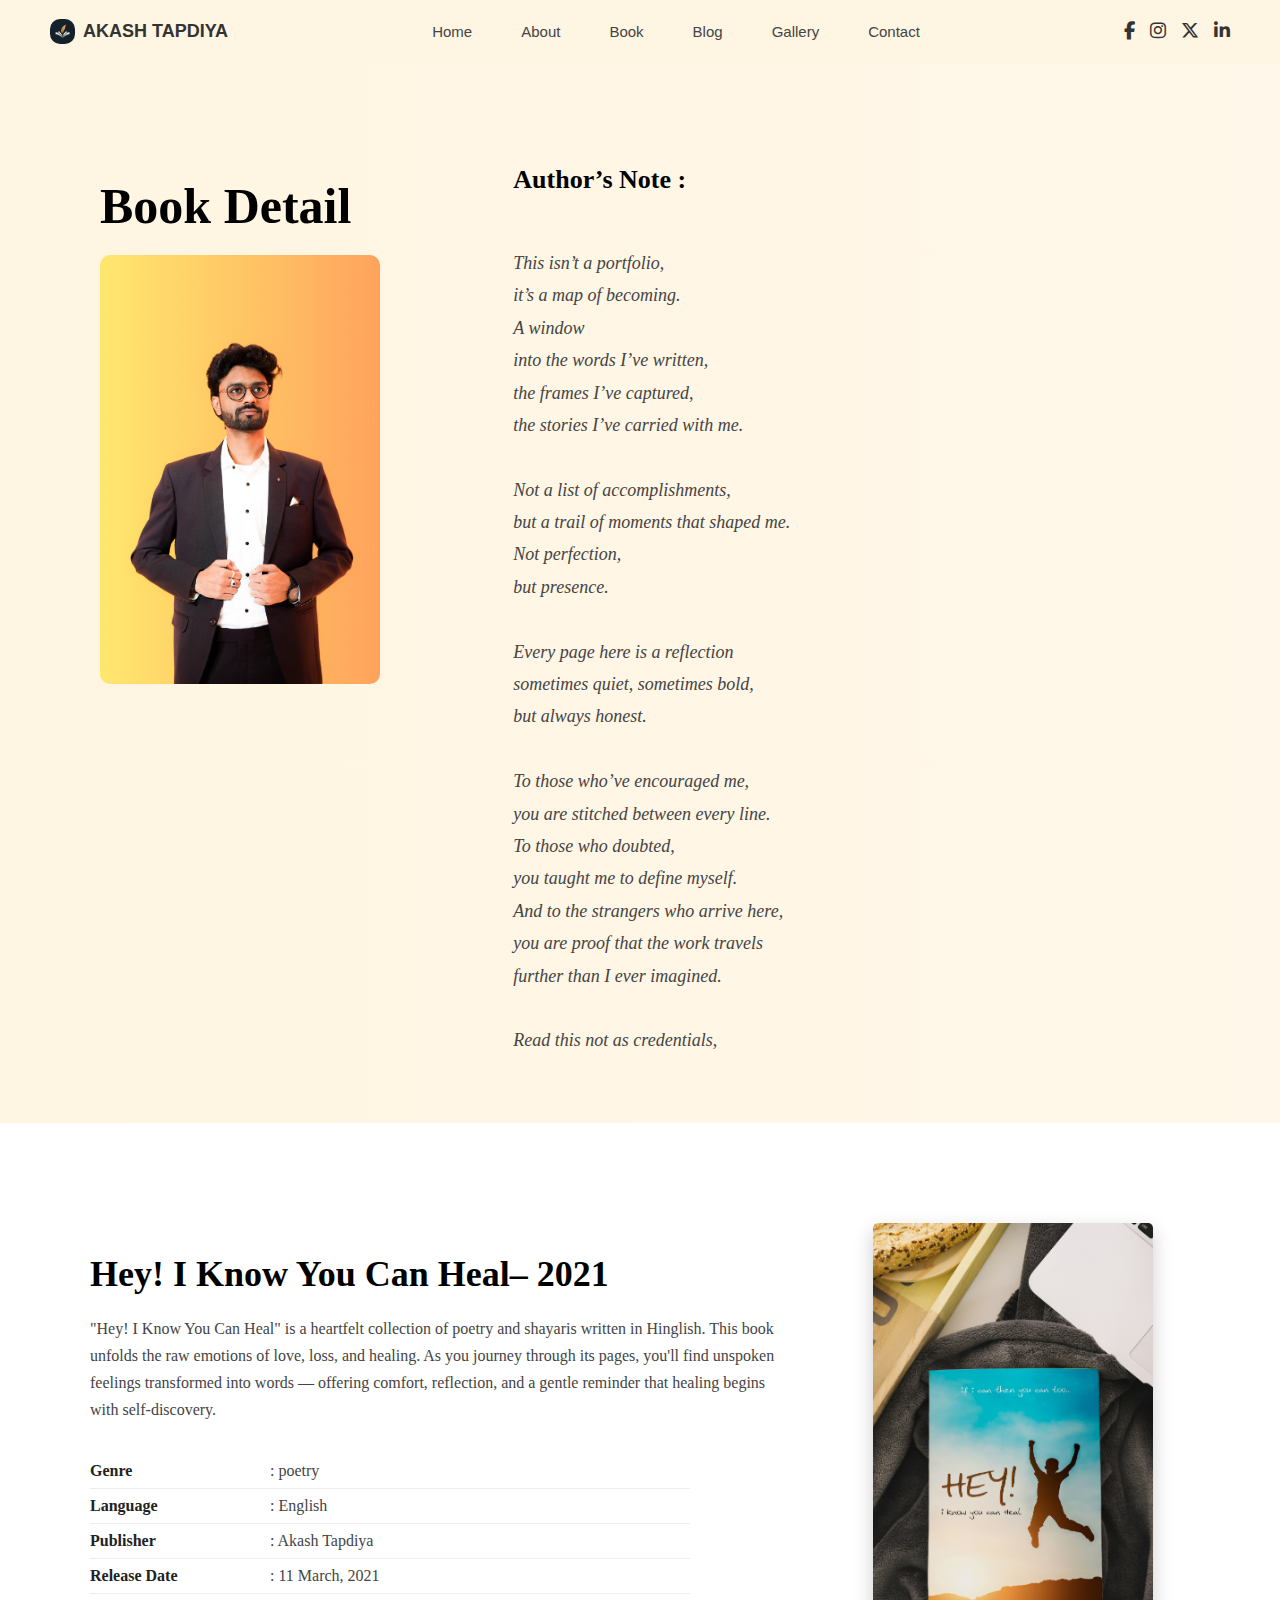
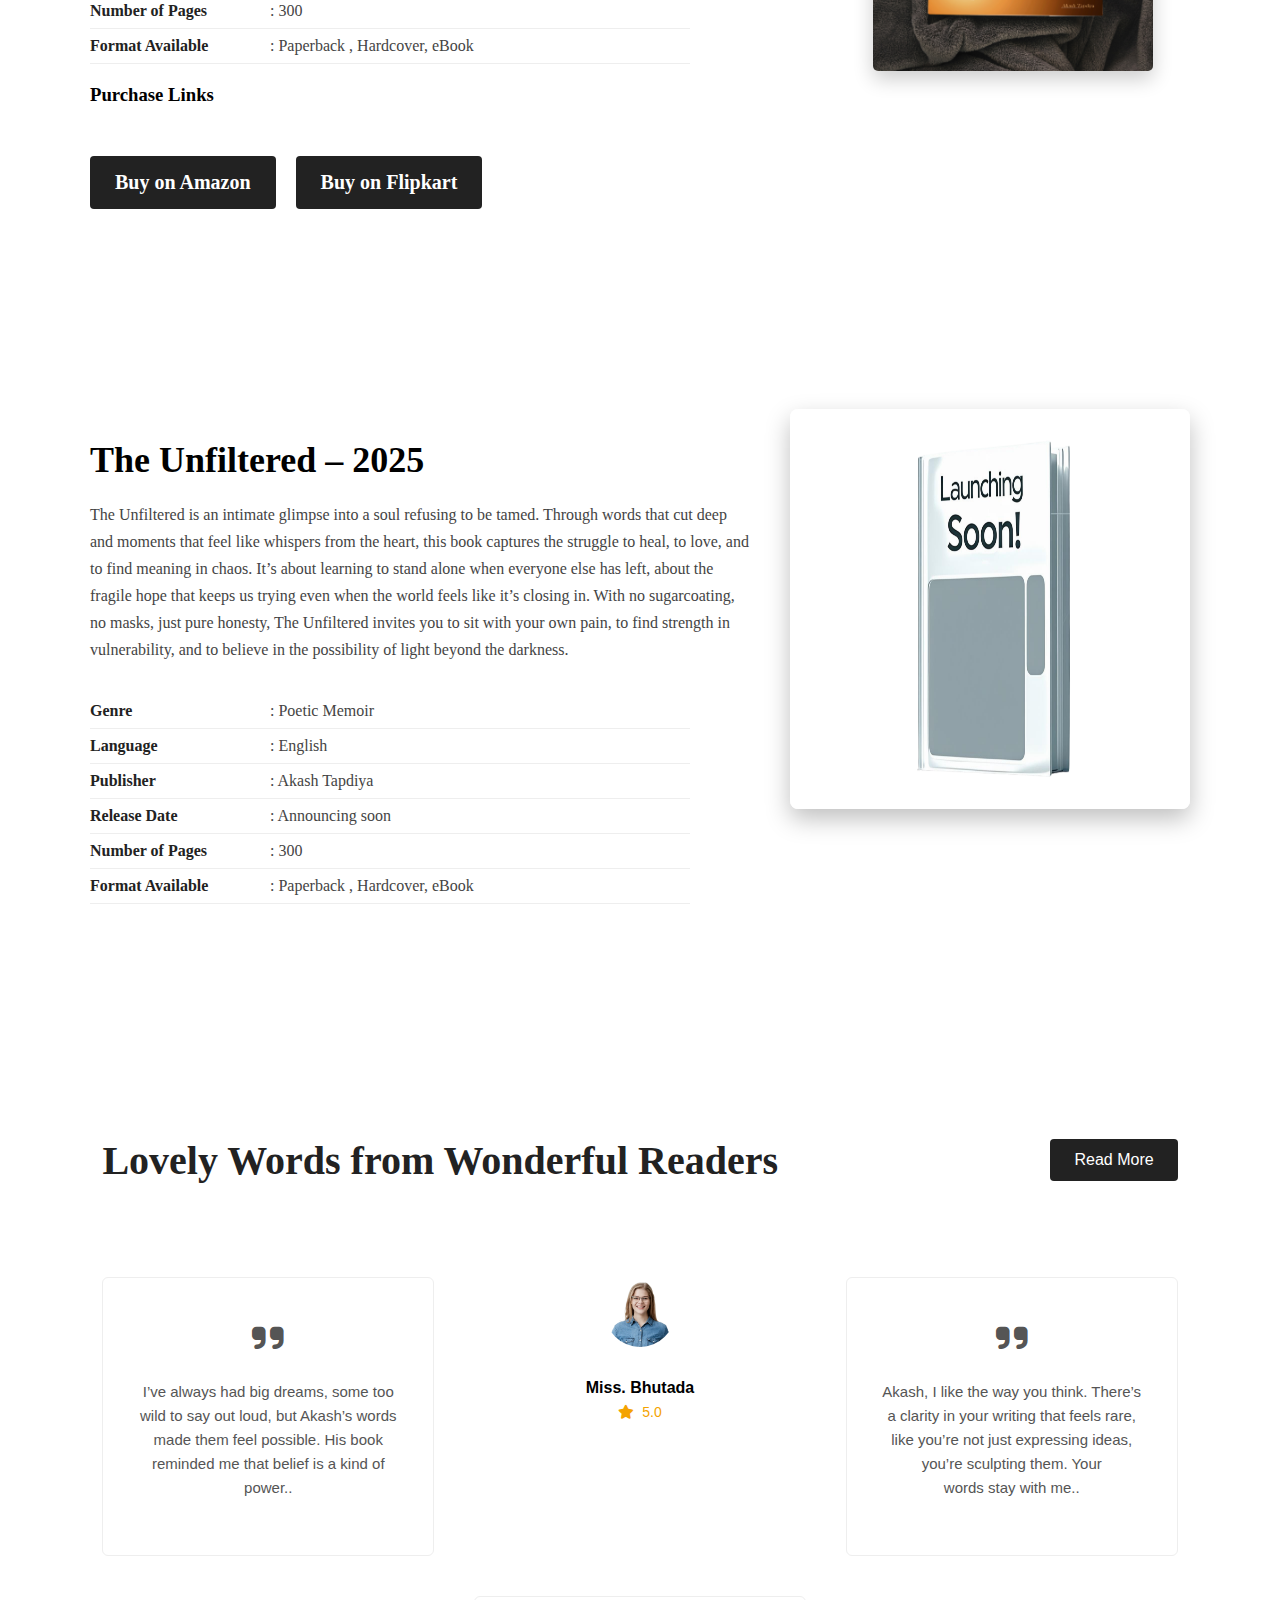
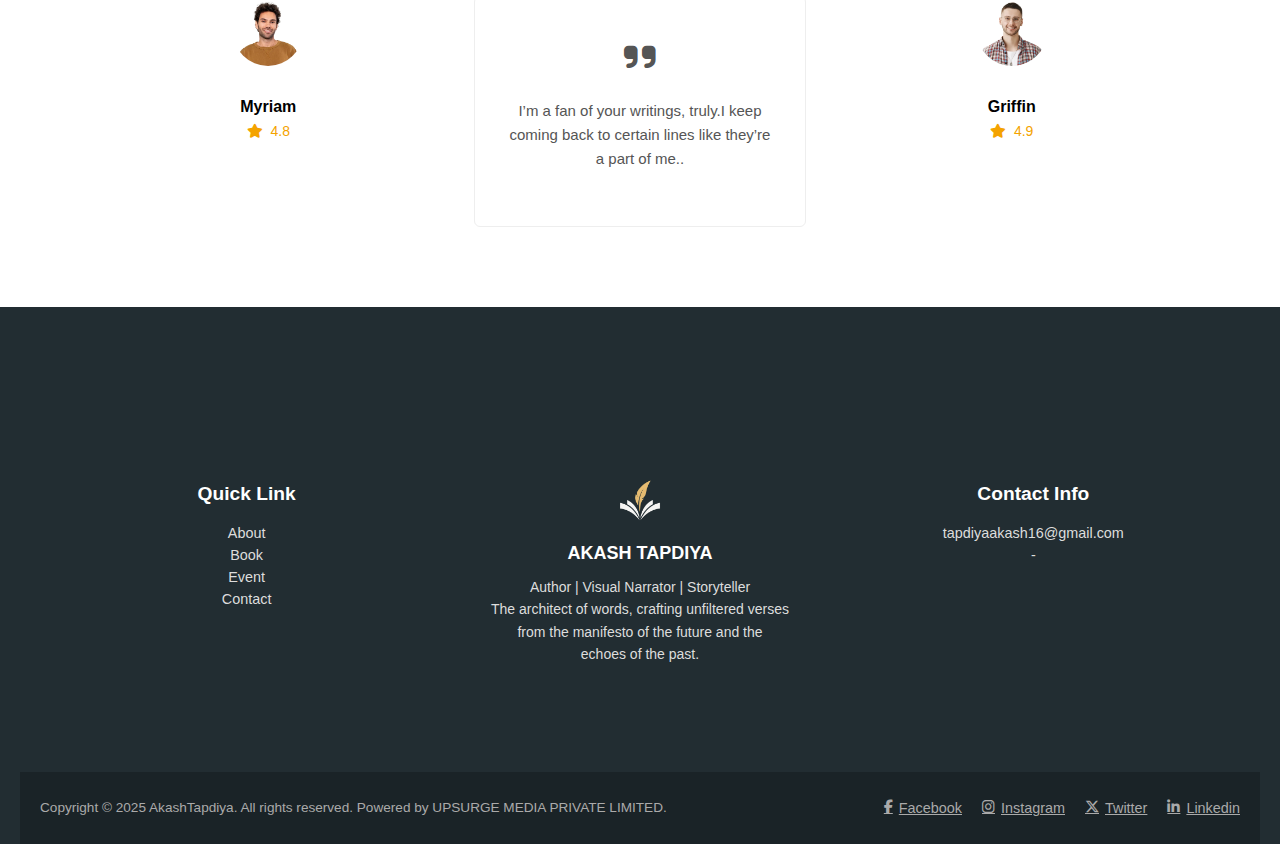
<file: BookDetails.html>
<!DOCTYPE html>
<html lang="en">

<head>
    <meta charset="UTF-8">
    <meta name="viewport" content="width=device-width, initial-scale=1.0">
    <title>Akash Portfolio</title>
    <link rel="stylesheet" href="https://cdnjs.cloudflare.com/ajax/libs/font-awesome/6.4.2/css/all.min.css">
    <style>
        body {
            margin: 0;
            font-family: Arial, sans-serif;
            background: #fff5e3;
        }

        /* Navbar */
        .navbar {
            display: flex;
            justify-content: space-between;
            align-items: center;
            padding: 15px 50px;
            background: #fff5e3;
            position: relative;
            z-index: 2000;
        }

        /* Logo */
        .navbar .logo {
            display: flex;
            align-items: center;
            font-size: 18px;
            font-weight: bold;
            color: #333;
            text-decoration: none;
        }

        .navbar .logo img {
            height: 25px;
            margin-right: 8px;
            border-radius: 10px;
        }

        /* Menu */
        .navbar ul {
            list-style: none;
            display: flex;
            gap: 25px;
            margin: 0;
            padding: 0;
        }

        .navbar ul li {
            position: relative;
        }

        .navbar ul li a {
            text-decoration: none;
            color: #444;
            font-size: 15px;
            transition: color 0.3s;
            padding: 8px 12px;
            display: block;
        }

        .navbar ul li a:hover {
            color: #000;
        }

        /* Dropdown */
        .navbar ul li ul {
            display: none;
            position: absolute;
            top: 100%;
            left: 0;
            background: #fff;
            box-shadow: 0 2px 8px rgba(0, 0, 0, 0.1);
            list-style: none;
            padding: 0;
            margin: 0;
            min-width: 150px;
            z-index: 1000;
        }

        .navbar ul li:hover ul {
            display: block;
        }

        .navbar ul li ul li a {
            padding: 10px 15px;
            color: #444;
        }

        .navbar ul li ul li a:hover {
            background: #f0f0f0;
            color: #000;
        }

        /* Social Icons */
        .social-icons {
            display: flex;
            gap: 15px;
        }

        .social-icons a {
            color: #333;
            font-size: 18px;
            transition: color 0.3s;
        }

        .social-icons a:hover {
            color: #ff9800;
        }

        /* Hamburger */
        .menu-toggle {
            display: none;
            font-size: 22px;
            cursor: pointer;
            color: #333;
        }

        /* ====================
       Mobile Sidebar Menu
    ==================== */
        .mobile-menu {
            position: fixed;
            top: 0;
            left: -100%;
            /* hidden initially */
            width: 250px;
            height: 100%;
            background: #f0f0f0;
            box-shadow: 2px 0 8px rgba(0, 0, 0, 0.15);
            transition: left 0.3s ease;
            padding: 20px;
            z-index: 3000;
            display: flex;
            flex-direction: column;
        }

        .mobile-menu.active {
            left: 0;
            /* slide in from left */
        }

        .mobile-menu .close-btn {
            font-size: 22px;
            cursor: pointer;
            align-self: flex-end;
            margin-bottom: 20px;
        }

        .mobile-menu ul {
            list-style: none;
            padding: 0;
            margin: 0;
            display: flex;
            flex-direction: column;
            gap: 15px;
        }

        .mobile-menu ul li a {
            text-decoration: none;
            color: #333;
            font-size: 16px;
        }

        .mobile-menu ul li ul {
            display: none;
            flex-direction: column;
            padding-left: 15px;
        }

        .mobile-menu ul li.active ul {
            display: flex;
        }

        /* Responsive */
        @media (max-width: 992px) {
            .navbar {
                padding: 15px 25px;
            }

            .navbar ul,
            .social-icons {
                display: none;
            }

            .menu-toggle {
                display: block;
                /* hamburger visible */
            }
        }

        /* book details section */

        .book-detail-container {
            display: flex;
            gap: 40px;
            padding: 60px 80px;
            background: linear-gradient(to right, rgb(255, 245, 226), rgb(255, 247, 233));
            font-family: "Georgia", serif;
            align-items: flex-start;
        }

        /* Left Side */
        .book-left {
            flex: 1;
            position: sticky;
            top: 40px;
            align-self: flex-start;
            text-align: center;
            padding-left: 50px;
        }

        .book-title {
            font-size: 50px;
            font-weight: bold;
            margin-bottom: 20px;
            animation: fadeInUp 1s ease forwards;
        }

        .book-author-img {
            background: linear-gradient(rgb(254, 218, 145), rgb(254, 242, 219));
            max-width: 280px;
            border-radius: 10px;
            animation: fadeInUp 1.5s ease forwards;
        }

        /* Right Side */
        .book-right {
            flex: 2;
            max-height: 100vh;
            overflow-y: auto;
            padding-right: 20px;
            scrollbar-width: none;
            -ms-overflow-style: none;
        }

        .book-right::-webkit-scrollbar {
            display: none;
        }

        .book-subtitle {
            font-size: 26px;
            font-weight: bold;
            margin-bottom: 20px;
            animation: fadeInUp 1s ease forwards;
        }

        .book-description {
            font-family: "poppins", serif;
            font-optical-sizing: auto;
            font-weight: 500;
            font-style: italic;
            font-size: 18px;
            line-height: 1.8;
            margin-bottom: 40px;
            color: #444;
            white-space: pre-line;
            text-align: justify;
            animation: fadeInUp 1.2s ease forwards;
        }

        /* Mobile Responsive */
        @media (max-width: 768px) {
            .book-detail-container {
                flex-direction: column;
                align-items: center;
                text-align: center;
                padding: 30px 20px;
            }

            .book-left {
                padding: 0;
                position: relative;
                top: unset;
                text-align: center;
                margin-bottom: 20px;
            }

            .book-title {
                font-size: 26px;
                margin-bottom: 20px;
                font-weight: normal;
            }

            .book-author-img {
                margin: 0 auto 20px;
                display: block;
            }

            .book-right {
                max-height: unset;
                overflow-y: visible;
                text-align: center;
            }

            .book-description {
                text-align: center;
            }
        }

        /* Progress Bars */
        .progress-group {
            margin-bottom: 25px;
            width: 500px;
        }

        .progress-label {
            display: block;
            margin-bottom: 5px;
            font-weight: 500;
        }

        .progress-bar {
            background: #f0f0f0;
            height: 12px;
            border-radius: 6px;
            overflow: hidden;
            position: relative;
        }

        .progress-fill {
            background: #333;
            height: 100%;
            width: 0%;
            color: #000;
            font-size: 14px;
            font-weight: bold;
            text-align: right;
            padding-right: 8px;
            line-height: 12px;
            border-radius: 6px;
            transition: width 2s ease;
        }

        /* Price Button */
        .book-price-btn {
            display: inline-block;
            margin-top: 30px;
            background: #222;
            color: #fff;
            padding: 15px 25px;
            font-size: 20px;
            font-weight: bold;
            text-decoration: none;
            border-radius: 4px;
            transition: background 0.3s ease, transform 0.3s ease;
            animation: fadeInUp 2s ease forwards;
        }

        .book-price-btn:hover {
            background: #444;
            transform: translateY(-3px);
        }

        /* Animations */
        @keyframes fadeInUp {
            from {
                opacity: 0;
                transform: translateY(20px);
            }

            to {
                opacity: 1;
                transform: translateY(0);
            }
        }

        /* responsive */
        /* Laptop */
        @media (min-width: 1024px) {
            .book-detail-container {
                flex-direction: row;
                padding: 60px 80px;
            }

            .book-left,
            .book-right {
                text-align: left;
                padding: 20px;
            }
        }

        /* Mobile */
        @media (max-width: 768px) {
            .book-detail-container {
                flex-direction: column;
                text-align: center;
                padding: 30px 20px;
            }

            .book-left {
                padding: 0;
            }

            .book-title {
                font-size: 38px;
            }

            .progress-group {
                width: 100%;
            }
        }


        /* 1st book Container Layout */
        .synopsis-container {
            display: flex;
            gap: 40px;
            padding: 100px 90px;
            background: #fff;
            font-family: "Georgia", serif;
            align-items: flex-start;
        }

        /* Left Side */
        .synopsis-left {
            flex: 2;
            animation: fadeInLeft 1s ease forwards;
        }

        .synopsis-title {
            font-size: 36px;
            font-weight: bold;
            margin-bottom: 20px;
        }

        .synopsis-text {
            font-size: 16px;
            line-height: 1.7;
            color: #444;
            margin-bottom: 30px;
            animation: fadeInUp 1.2s ease forwards;
        }

        /* Info Table */
        .synopsis-info {
            margin-bottom: 30px;
            margin: 20px 0;
            width: 100%;
            max-width: 600px;
            font-family: "Georgia", serif;
        }

        .info-row {

            animation: fadeInUp 1.4s ease forwards;
            display: grid;
            grid-template-columns: 180px auto;
            padding: 8px 0;
            font-size: 16px;
            border-bottom: 1px solid #eee;
            align-items: start;
        }

        /* Right Side (Book Image) */
        .synopsis-right {
            flex: 1;
            text-align: center;
            animation: fadeInRight 1s ease forwards;
        }

        .book-cover {
            max-width: 280px;
            border-radius: 5px;
            box-shadow: 0 8px 20px rgba(0, 0, 0, 0.2);
            transition: transform 0.3s ease;
        }

        .book-cover:hover {
            transform: translateY(-5px);
        }

        /* Animations */
        @keyframes fadeInUp {
            from {
                opacity: 0;
                transform: translateY(30px);
            }

            to {
                opacity: 1;
                transform: translateY(0);
            }
        }

        @keyframes fadeInLeft {
            from {
                opacity: 0;
                transform: translateX(-30px);
            }

            to {
                opacity: 1;
                transform: translateX(0);
            }
        }

        @keyframes fadeInRight {
            from {
                opacity: 0;
                transform: translateX(30px);
            }

            to {
                opacity: 1;
                transform: translateX(0);
            }
        }

        /* responsive */
        /* Laptop */
        @media (min-width: 1024px) {
            .synopsis-container {
                flex-direction: row;
                padding: 100px 90px;
                text-align: left;
            }

            .synopsis-left {
                order: 1;
            }

            .synopsis-right {
                order: 2;
            }
        }

        /* Mobile */
        @media (max-width: 768px) {
            .synopsis-container {
                flex-direction: column;
                padding: 40px 20px;
                align-items: center;
                text-align: center;
            }

            .synopsis-left {
                order: 2;
            }

            .synopsis-right {
                order: 1;
                margin-bottom: 30px;
                justify-content: center;
            }

        }

        .purchase-links {
            display: flex;
            gap: 20px;
            margin-top: 20px;
            flex-wrap: wrap;
        }

        @keyframes shake {
            0% {
                transform: rotate(0deg);
            }

            25% {
                transform: rotate(2deg);
            }

            50% {
                transform: rotate(-2deg);
            }

            75% {
                transform: rotate(2deg);
            }

            100% {
                transform: rotate(0deg);
            }
        }

        .info-row span:first-child,
        .book2-row span:first-child {
            font-weight: 600;
            color: #222;
        }

        .info-row span:last-child,
        .book2-row span:last-child {
            color: #444;
            white-space: normal;
        }

        /*  2nd bookdetails Container Layout */

        .book2-container {
            display: flex;
            gap: 40px;
            padding: 100px 90px;
            background: #fff;
            font-family: "Georgia", serif;
            align-items: flex-start;
        }

        /* Left Side */
        .book2-left {
            flex: 2;
            animation: fadeInLeft 1s ease forwards;
        }

        .book2-title {
            font-size: 36px;
            font-weight: bold;
            margin-bottom: 20px;
        }

        .book2-text {
            font-size: 16px;
            line-height: 1.7;
            color: #444;
            margin-bottom: 30px;
            animation: fadeInUp 1.2s ease forwards;
        }

        /* Info Table */
        .book2-info {
            margin-bottom: 30px;
            margin: 20px 0;
            width: 100%;
            max-width: 600px;
            font-family: "Georgia", serif;
        }

        .book2-row {
            animation: fadeInUp 1.4s ease forwards;
            display: grid;
            grid-template-columns: 180px auto;
            padding: 8px 0;
            font-size: 16px;
            border-bottom: 1px solid #eee;
            align-items: start;
        }

        /* Right Side (Book Image) */
        .book2-right {
            flex: 1;
            text-align: center;
            animation: fadeInRight 1s ease forwards;
        }

        .book2-cover {
            width: 400px;
            height: 400px;
            border-radius: 8px;
            box-shadow: 0 10px 25px rgba(0, 0, 0, 0.25);
            transition: transform 0.3s ease;
        }

        .book2-cover:hover {
            transform: translateY(-5px);
        }

        /* Purchase Links */
        .book2-links {
            display: flex;
            gap: 20px;
            margin-top: 20px;
            flex-wrap: wrap;
        }

        .book2-btn {
            display: inline-block;
            background: #222;
            color: #fff;
            padding: 12px 24px;
            font-size: 16px;
            font-weight: bold;
            text-decoration: none;
            border-radius: 4px;
            transition: background 0.3s ease, transform 0.3s ease;
        }

        .book2-btn:hover {
            background: #444;
            transform: translateY(-3px);
        }

        /* Responsive */
        @media (max-width: 768px) {
            .book2-container {
                flex-direction: column;
                padding: 40px 20px;
                align-items: center;
                text-align: center;
            }

            .book2-left {
                order: 2;
            }

            .book2-right {
                order: 1;
                margin-bottom: 30px;
            }
        }


        /* Reviews section */
        .reviews-section {
            padding: 80px 8%;
            background: #fff;
            font-family: "Poppins", sans-serif;
        }

        /* Header */
        .reviews-header {
            display: flex;
            justify-content: space-between;
            align-items: center;
            margin-bottom: 60px;
            flex-wrap: wrap;
        }

        .reviews-title {
            font-family: "Playfair Display", serif;
            font-optical-sizing: auto;
            font-weight: 400;
            font-style: normal;
            font-size: 2.5rem;
            font-weight: 600;
            color: #222;
            animation: fadeInLeft 1s ease-in-out;
        }

        .reviews-button {
            background: #222;
            color: #fff;
            padding: 12px 24px;
            border-radius: 4px;
            text-decoration: none;
            font-weight: 500;
            transition: all 0.3s ease;
            animation: fadeInRight 1s ease-in-out;
        }

        .reviews-button:hover {
            background: #f4a300;
            color: #222;
        }

        /* Grid Layout (3 columns) */
        .reviews-grid {
            display: grid;
            grid-template-columns: repeat(3, 1fr);
            gap: 40px;
            align-items: start;
            max-width: 1200px;
            margin: 0 auto;
        }

        /* Testimonial Card */
        .review-card {
            border: 1px solid #eee;
            padding: 40px 30px;
            border-radius: 6px;
            text-align: center;
            background: #fff;
            animation: fadeInUp 1.2s ease-in-out;
        }

        .review-quote {
            font-size: 36px;
            color: #555;
            margin-bottom: 20px;
        }

        .review-text {
            font-size: 15px;
            color: #555;
            line-height: 1.6;
        }

        /* User Profile */
        .review-user {
            text-align: center;
            animation: zoomIn 1.4s ease-in-out;
        }

        .review-user img {
            width: 70px;
            height: 70px;
            border-radius: 50%;
            margin-bottom: 12px;
            object-fit: cover;
        }

        .user-name {
            font-size: 16px;
            font-weight: 600;
            margin-bottom: 6px;
        }

        .user-rating {
            font-size: 14px;
            color: #f4a300;
        }

        .user-rating i {
            margin-right: 4px;
        }

        /* Animations */
        @keyframes fadeInUp {
            from {
                opacity: 0;
                transform: translateY(30px);
            }

            to {
                opacity: 1;
                transform: translateY(0);
            }
        }

        @keyframes fadeInLeft {
            from {
                opacity: 0;
                transform: translateX(-40px);
            }

            to {
                opacity: 1;
                transform: translateX(0);
            }
        }

        @keyframes fadeInRight {
            from {
                opacity: 0;
                transform: translateX(40px);
            }

            to {
                opacity: 1;
                transform: translateX(0);
            }
        }

        @keyframes zoomIn {
            from {
                opacity: 0;
                transform: scale(0.8);
            }

            to {
                opacity: 1;
                transform: scale(1);
            }
        }

        /* responsive */
        /* Laptop */
        @media (min-width: 1024px) {
            .reviews-grid {
                grid-template-columns: repeat(3, 1fr);
            }

            .reviews-header {
                flex-direction: row;
                text-align: left;
            }
        }

        /* Mobile */
        @media (max-width: 768px) {
            .reviews-grid {
                grid-template-columns: 1fr;
                gap: 20px;
            }

            .reviews-header {
                flex-direction: column;
                text-align: center;
                gap: 15px;
            }
        }


        /* Footer section */
        .footer-section {
            background: #222d32;
            color: #fff;
            font-family: "Poppins", sans-serif;
            padding: 60px 20px 0;
        }

        /* Footer Main */
        .footer-main {
            display: grid;
            grid-template-columns: repeat(3, 1fr);
            max-width: 1200px;
            margin: 50px auto;
            gap: 40px;
            padding: 50px;
            text-align: center;
        }

        .footer-main h2 {
            font-size: 1.2rem;
            margin-bottom: 20px;
            animation: fadeInUp 1s ease;
        }

        .footer-main p,
        .footer-main a {
            font-size: 0.9rem;
            color: #ddd;
            text-decoration: none;
            display: block;
            margin: 6px 0;
            transition: color 0.3s ease;
        }

        .footer-main a:hover {
            color: #fff;
        }

        /* Footer Bottom */
        .footer-bottom {
            background: #1a2327;
            padding: 15px 20px;
            margin-top: 40px;
        }

        .footer-bottom .bottom-container {
            max-width: 1200px;
            margin: auto;
            display: flex;
            justify-content: space-between;
            align-items: center;
            flex-wrap: wrap;
        }

        .footer-bottom p {
            font-size: 0.85rem;
            color: #aaa;
        }

        .footer-social {
            display: flex;
            gap: 20px;
        }

        .footer-social a {
            color: #aaa;
            font-size: 0.9rem;
            transition: color 0.3s ease;
            display: flex;
            align-items: center;
            gap: 6px;
        }

        .footer-social a:hover {
            color: #fff;
        }

        /* Animations */
        @keyframes fadeInUp {
            from {
                opacity: 0;
                transform: translateY(30px);
            }

            to {
                opacity: 1;
                transform: translateY(0);
            }
        }

        /* ===========================
   Footer Section Responsive
   =========================== */

        /* 📌 Laptop / Tablet (≤1024px) */
        @media (max-width: 1024px) {
            .footer-newsletter {
                flex-direction: column;
                /* stack title + form */
                text-align: center;
                gap: 25px;
                padding: 60px 30px;
            }

            .footer-main {
                grid-template-columns: 1fr 1fr;
                /* 2 columns instead of 3 */
                gap: 30px;
                padding: 40px 20px;
                text-align: center;
            }

            .footer-main div {
                margin: 0 auto;
            }

            .footer-bottom .bottom-container {
                flex-direction: column;
                gap: 15px;
                text-align: center;
            }
        }

        /* 📌 Mobile (≤768px) */
        @media (max-width: 768px) {
            .footer-newsletter {
                flex-direction: column;
                text-align: center;
                gap: 20px;
                padding: 40px 20px;
            }

            .footer-form {
                flex-direction: column;
                width: 100%;
                gap: 10px;
            }

            .footer-form input[type="email"] {
                width: 100%;
            }

            .footer-main {
                grid-template-columns: 1fr;
                /* single column */
                text-align: center;
                gap: 20px;
                padding: 30px 20px;
            }

            .footer-main h2 {
                margin-bottom: 10px;
            }

            .footer-bottom .bottom-container {
                flex-direction: column;
                gap: 10px;
                text-align: center;
            }

            .footer-social {
                justify-content: center;
                flex-wrap: wrap;
                gap: 15px;
            }
        }
    </style>
</head>

<body>
    <!-- Navbar -->
    <nav class="navbar">
        <!-- Logo -->
        <a href="Home.html" class="logo">
            <img src="images/Navlogo.jpg" alt="logo">
            AKASH TAPDIYA
        </a>

        <!-- Desktop Menu -->
        <ul>
            <li><a href="Home.html">Home</a></li>
            <li><a href="About.html">About</a></li>

            <li><a href="BookDetails.html">Book</a></li>

            <li><a href="Blog.html">Blog</a></li>

            <li><a href="Gallery.html">Gallery</a></li>

            <li><a href="Contact.html">Contact</a></li>
        </ul>

        <!-- Social Icons -->
        <div class="social-icons">
            <a href="https://www.facebook.com/tapdiyaakash16/"><i class="fab fa-facebook-f"></i></a>
            <a href="https://www.instagram.com/royal_psyco/"><i class="fab fa-instagram"></i></a>
            <a href="https://x.com/tapdiyaji"><i class="fab fa-x-twitter"></i></a>
            <a href="https://www.linkedin.com/in/tapdiyaji/"><i class="fab fa-linkedin-in"></i></a>
        </div>

        <!-- Hamburger -->
        <div class="menu-toggle" id="menu-toggle">
            <i class="fas fa-bars"></i>
        </div>
    </nav>

    <!-- Mobile Sidebar -->
    <div class="mobile-menu" id="mobile-menu">
        <div class="close-btn" id="close-btn"><i class="fas fa-times"></i></div>
        <ul>
            <li><a href="Home.html">Home</a></li>
            <li><a href="About.html">About</a></li>

            <li><a href="BookDetails.html">Book</a></li>

            <li><a href="Blog.html">Blog</a></li>

            <li><a href="Gallery.html">Gallery</a></li>

            <li><a href="Contact.html">Contact</a></li>
        </ul>
    </div>
    <script>
        const menuToggle = document.getElementById("menu-toggle");
        const mobileMenu = document.getElementById("mobile-menu");
        const closeBtn = document.getElementById("close-btn");
        const dropdownToggles = document.querySelectorAll(".dropdown-toggle");

        // Open menu
        menuToggle.addEventListener("click", () => {
            mobileMenu.classList.add("active");
        });

        // Close menu
        closeBtn.addEventListener("click", () => {
            mobileMenu.classList.remove("active");
        });

        // Dropdown toggle inside sidebar
        dropdownToggles.forEach(toggle => {
            toggle.addEventListener("click", (e) => {
                e.preventDefault();
                const parentLi = toggle.parentElement;
                parentLi.classList.toggle("active");
            });
        });
    </script>
    <!-- main book xdetails section -->
    <div class="book-detail-container">
        <!-- Left Column -->
        <div class="book-left">
            <h1 class="book-title">Book Detail</h1>
            <img src="images/author.jpg" alt="Author holding book" class="book-author-img">
        </div>

        <!-- Right Column -->
        <div class="book-right">
            <h2 class="book-subtitle">Author’s Note :</h2>
            <p class="book-description">
                This isn’t a portfolio,
                it’s a map of becoming.
                A window 
                into the words I’ve written,
                the frames I’ve captured,
                the stories I’ve carried with me.

                Not a list of accomplishments,
                but a trail of moments that shaped me.
                Not perfection,
                but presence.

                Every page here is a reflection
                sometimes quiet, sometimes bold,
                but always honest.

                To those who’ve encouraged me,
                you are stitched between every line.
                To those who doubted,
                you taught me to define myself.
                And to the strangers who arrive here,
                you are proof that the work travels
                further than I ever imagined.

                Read this not as credentials,
                but as conversations.
                Not as design,
                but as fragments of a voice
                finding its way.

                This is my portfolio —
                a beginning,
                a becoming.
            </p>

            <!-- Progress Bars -->
            <div class="progress-group">
                <span class="progress-label">Pre-Orders Book</span>
                <div class="progress-bar">
                    <div class="progress-fill" data-target="68">0%</div>
                </div>
            </div>

            <div class="progress-group">
                <span class="progress-label">Total Books Sold</span>
                <div class="progress-bar">
                    <div class="progress-fill" data-target="82">0%</div>
                </div>
            </div>
        </div>
    </div>
    <script>
        document.addEventListener("DOMContentLoaded", () => {
            const progressFills = document.querySelectorAll(".progress-fill");

            progressFills.forEach(fill => {
                let target = parseInt(fill.getAttribute("data-target"));
                let count = 0;
                let interval = setInterval(() => {
                    if (count >= target) {
                        clearInterval(interval);
                    } else {
                        count++;
                        fill.style.width = count + "%";
                        fill.textContent = count + "%";
                    }
                }, 30); // speed of increment
            });
        });

    </script>
    <!-- one book  section-->
    <div class="synopsis-container">
        <!-- Left Column -->
        <div class="synopsis-left">
            <h2 class="synopsis-title">Hey! I Know You Can Heal– 2021 </h2>
            <p class="synopsis-text">
                "Hey! I Know You Can Heal" is a heartfelt collection of poetry and shayaris written in Hinglish. This
                book unfolds the raw emotions of love, loss, and healing. As you journey through its pages, you'll find
                unspoken feelings transformed into words — offering comfort, reflection, and a gentle reminder that
                healing begins with self-discovery.
            </p>

            <!-- Info Table -->
            <div class="synopsis-info">
                <div class="info-row"><span>Genre</span><span>: poetry</span></div>
                <div class="info-row"><span>Language</span><span>: English</span></div>
                <div class="info-row"><span>Publisher</span><span>: Akash Tapdiya</span></div>
                <div class="info-row"><span>Release Date</span><span>: 11 March, 2021</span></div>
                <div class="info-row"><span>Number of Pages</span><span>: 300</span></div>
                <div class="info-row"><span>Format Available</span><span>: Paperback , Hardcover, eBook</span></div>
            </div>

            <!-- Purchase Links -->
            <h3 class="partners-title">Purchase Links</h3>
            <div class="purchase-links">
                <a href="https://amzn.eu/d/2sEQLem" target="_blank" class="book-price-btn">Buy on Amazon</a>
                <a href="https://www.flipkart.com/hey-know-you-can-heal-if-can-too/p/itm5b51bc299834f" target="_blank"
                    class="book-price-btn">Buy on Flipkart</a>
            </div>
        </div>

        <!-- Right Column -->
        <div class="synopsis-right">
            <img src="images/hey book.jpg" alt="Book Cover" class="book-cover">
        </div>


    </div>


    <!-- 2ND BOOK DETAILS -->
    <div class="book2-container">
        <!-- Left Column -->
        <div class="book2-left">
            <h2 class="book2-title">The Unfiltered – 2025</h2>
            <p class="book2-text">
                The Unfiltered is an intimate glimpse into a soul refusing to be tamed. Through words that cut deep and
                moments that feel like whispers from the heart, this book captures the struggle to heal, to love, and to
                find meaning in chaos.
                It’s about learning to stand alone when everyone else has left, about the fragile hope that keeps us
                trying even when the world feels like it’s closing in. With no sugarcoating, no masks, just pure
                honesty,
                The Unfiltered invites you to sit with your own pain, to find strength in vulnerability, and to believe
                in the possibility of light beyond the darkness.
            </p>

            <!-- Info Table -->
            <div class="book2-info">
                <div class="book2-row"><span>Genre</span><span>: Poetic Memoir</span></div>
                <div class="book2-row"><span>Language</span><span>: English</span></div>
                <div class="book2-row"><span>Publisher</span><span>: Akash Tapdiya</span></div>
                <div class="book2-row"><span>Release Date</span><span>: Announcing soon</span></div>
                <div class="book2-row"><span>Number of Pages</span><span>: 300</span></div>
                <div class="book2-row"><span>Format Available</span><span>: Paperback , Hardcover, eBook</span></div>
            </div>

        </div>

        <!-- Right Column -->
        <div class="book2-right">
            <img src="images/the unfiltered.png" alt="Book Cover" class="book2-cover">
        </div>
    </div>


    <!-- Review section -->
    <section class="reviews-section">
        <div class="reviews-header">
            <h2 class="reviews-title">Lovely Words from Wonderful Readers</h2>
            <a href="#" class="reviews-button">Read More</a>
        </div>

        <div class="reviews-grid">
            <!-- Row 1 -->
            <div class="review-card">
                <div class="review-quote"><i class="fas fa-quote-right"></i></div>
                <p class="review-text">I’ve always had big dreams, some too wild to say out loud, but Akash’s words made
                    them feel possible. His book reminded me that belief is a kind of power..</p>
            </div>

            <div class="review-user">
                <img src="images/review 1.webp" alt="Chelsea Bae">
                <h3 class="user-name">Miss. Bhutada</h3>
                <span class="user-rating"><i class="fas fa-star"></i> 5.0</span>
            </div>

            <div class="review-card">
                <div class="review-quote"><i class="fas fa-quote-right"></i></div>
                <p class="review-text">Akash, I like the way you think. There’s a clarity in your writing that feels
                    rare, like you’re not just expressing ideas, you’re sculpting them. Your words stay with me..</p>
            </div>

            <!-- Row 2 -->
            <div class="review-user">
                <img src="images/review 2.webp" alt="Pau Cubascci">
                <h3 class="user-name">Myriam</h3>
                <span class="user-rating"><i class="fas fa-star"></i> 4.8</span>
            </div>

            <div class="review-card">
                <div class="review-quote"><i class="fas fa-quote-right"></i></div>
                <p class="review-text">I’m a fan of your writings, truly.I keep coming back to certain lines like
                    they’re a part of me..</p>
            </div>

            <div class="review-user">
                <img src="images/review 3.webp" alt="Delap Realey">
                <h3 class="user-name">Griffin</h3>
                <span class="user-rating"><i class="fas fa-star"></i> 4.9</span>
            </div>
        </div>
    </section>
    <!-- Footer section -->
    <footer class="footer-section">

        <!-- Footer Main -->
        <div class="footer-main">
            <!-- Quick Links -->
            <div>
                <h2>Quick Link</h2>
                <a href="#">About</a>
                <a href="#">Book</a>
                <a href="#">Event</a>
                <a href="#">Contact</a>
            </div>

            <!-- Logo + About -->
            <div>
                <img src="images/Logo1.jpg" alt="AKASH TAPDIYA"
                    style="max-width:70px; margin-bottom:2px; border-radius: 15px;">
                <h3 style="margin: 0; font-size: 18px; color: #fff;bottom: 10px;">AKASH TAPDIYA</h3>
                <p
                    style="margin-top: 12px; font-size: 14px; line-height: 1.6; color: #ddd; max-width: 320px; margin-left: auto; margin-right: auto;">
                    Author | Visual Narrator | Storyteller<br />The architect of words, crafting unfiltered verses from
                    the manifesto of the future and the
                    echoes of the past.</p>
            </div>

            <!-- Contact Info -->
            <div>
                <h2>Contact Info</h2>
                <p>tapdiyaakash16@gmail.com</p>
                <p>-</p>
            </div>
        </div>

        <!-- Footer Bottom -->
        <div class="footer-bottom">
            <div class="bottom-container">
                 <p>Copyright © 2025 AkashTapdiya. All rights reserved. Powered by UPSURGE MEDIA PRIVATE LIMITED.</p>
                <div class="footer-social">
                    <a href="https://www.facebook.com/tapdiyaakash16/"><i class="fab fa-facebook-f"></i> Facebook</a>
                    <a href="https://www.instagram.com/royal_psyco/"><i class="fab fa-instagram"></i> Instagram</a>
                    <a href="https://x.com/tapdiyaji"><i class="fab fa-x-twitter"></i> Twitter</a>
                    <a href="https://www.linkedin.com/in/tapdiyaji/"><i class="fab fa-linkedin-in"></i> Linkedin</a>
                </div>
            </div>
        </div>

    </footer>

</body>

</html>
</file>
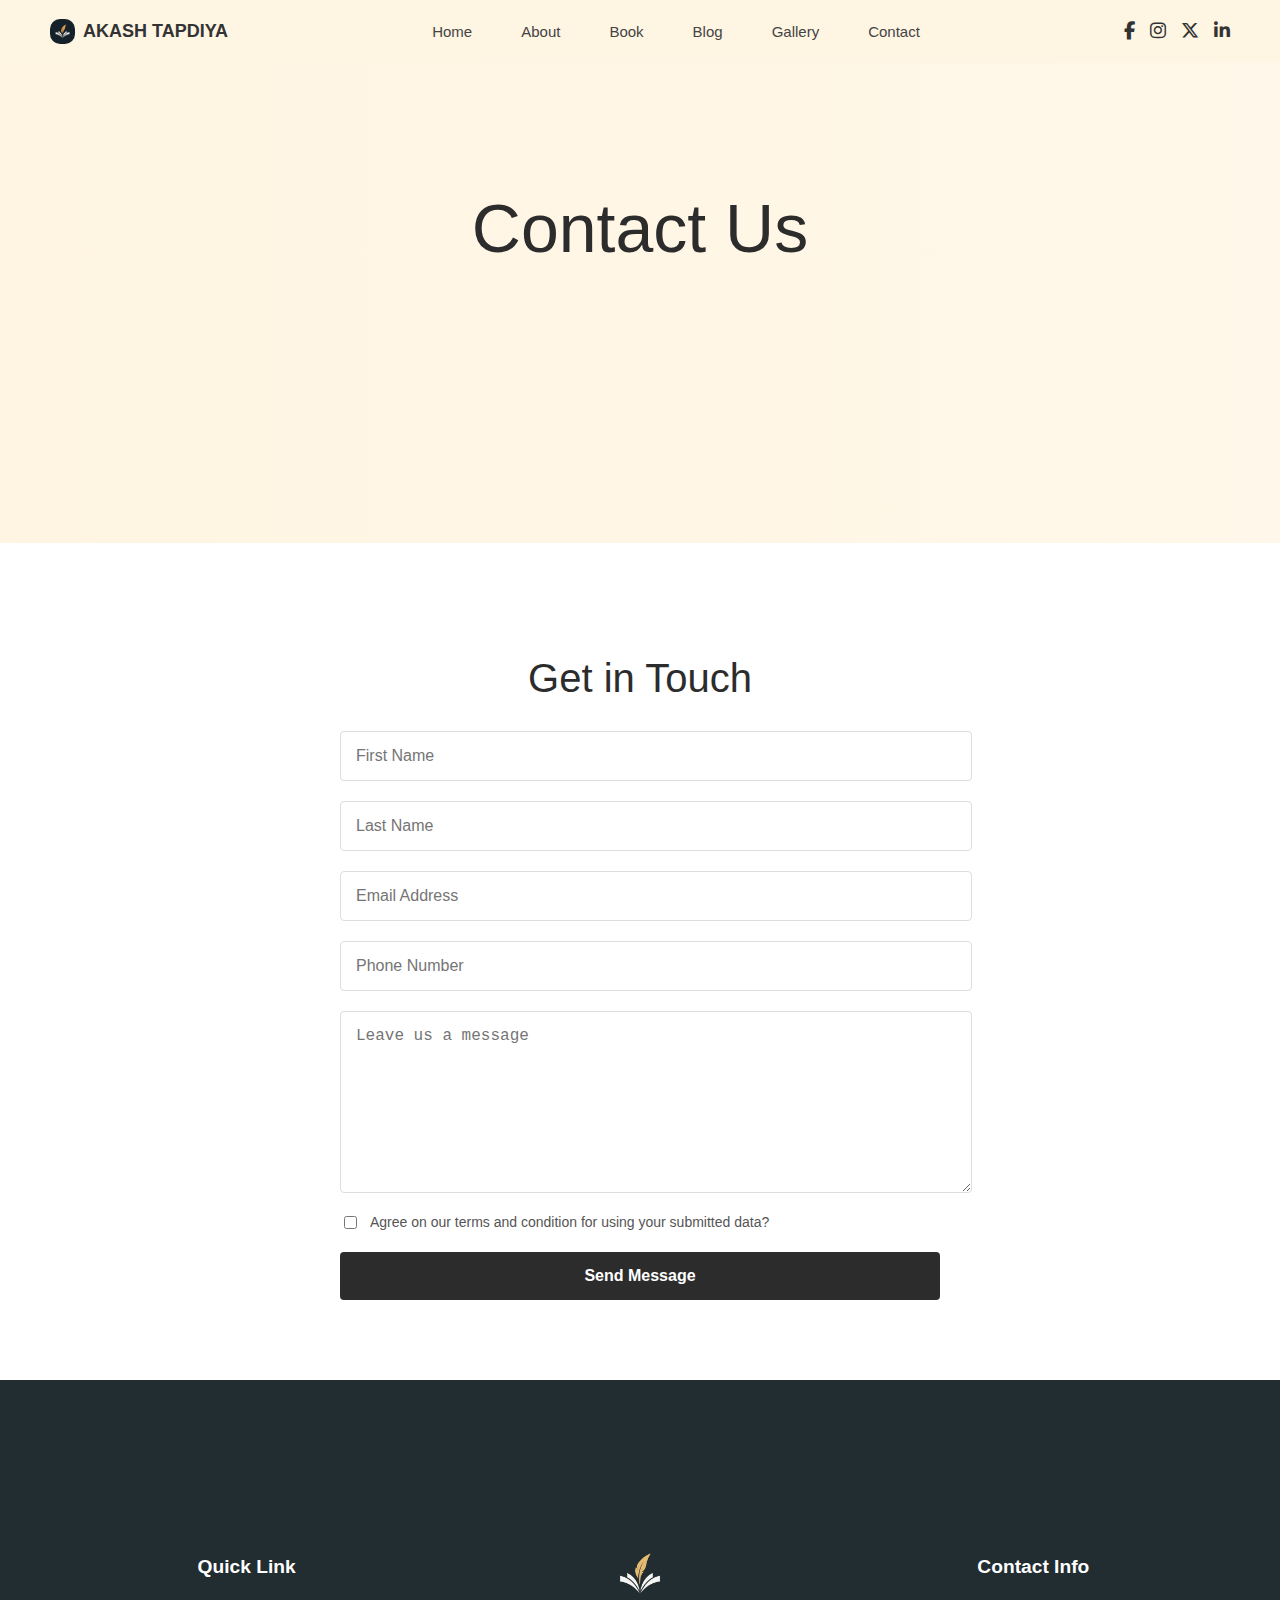
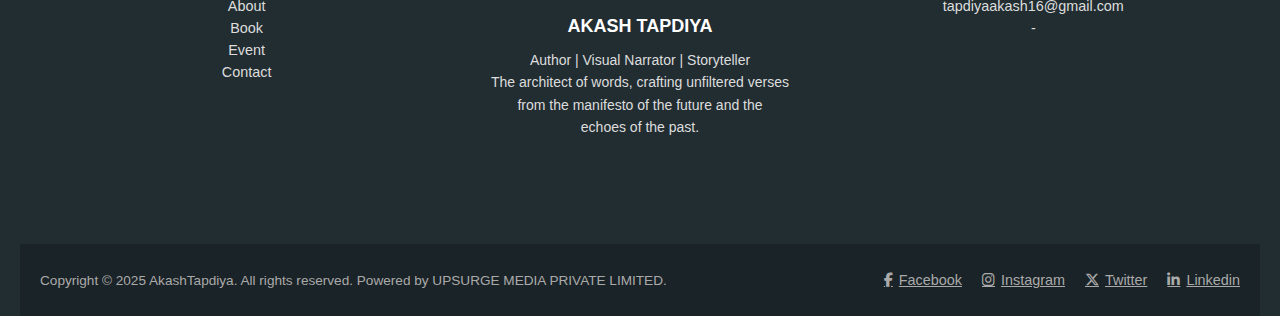
<file: Contact.html>
<!DOCTYPE html>
<html lang="en">

<head>
  <meta charset="UTF-8">
  <meta name="viewport" content="width=device-width, initial-scale=1.0">
  <title>Akash Portfolio</title>
  <link rel="stylesheet" href="https://cdnjs.cloudflare.com/ajax/libs/font-awesome/6.4.2/css/all.min.css">
  <style>
    body {
      margin: 0;
      font-family: Arial, sans-serif;
      background: #fff5e3;
    }

    /* Navbar */
    .navbar {
      display: flex;
      justify-content: space-between;
      align-items: center;
      padding: 15px 50px;
      background: #fff5e3;
      position: relative;
      z-index: 2000;
    }

    /* Logo */
    .navbar .logo {
      display: flex;
      align-items: center;
      font-size: 18px;
      font-weight: bold;
      color: #333;
      text-decoration: none;
    }

    .navbar .logo img {
      height: 25px;
      margin-right: 8px;
      border-radius: 10px;
    }

    /* Menu */
    .navbar ul {
      list-style: none;
      display: flex;
      gap: 25px;
      margin: 0;
      padding: 0;
    }

    .navbar ul li {
      position: relative;
    }

    .navbar ul li a {
      text-decoration: none;
      color: #444;
      font-size: 15px;
      transition: color 0.3s;
      padding: 8px 12px;
      display: block;
    }

    .navbar ul li a:hover {
      color: #000;
    }

    /* Dropdown */
    .navbar ul li ul {
      display: none;
      position: absolute;
      top: 100%;
      left: 0;
      background: #fff;
      box-shadow: 0 2px 8px rgba(0, 0, 0, 0.1);
      list-style: none;
      padding: 0;
      margin: 0;
      min-width: 150px;
      z-index: 1000;
    }

    .navbar ul li:hover ul {
      display: block;
    }

    .navbar ul li ul li a {
      padding: 10px 15px;
      color: #444;
    }

    .navbar ul li ul li a:hover {
      background: #f0f0f0;
      color: #000;
    }

    /* Social Icons */
    .social-icons {
      display: flex;
      gap: 15px;
    }

    .social-icons a {
      color: #333;
      font-size: 18px;
      transition: color 0.3s;
    }

    .social-icons a:hover {
      color: #ff9800;
    }

    /* Hamburger */
    .menu-toggle {
      display: none;
      font-size: 22px;
      cursor: pointer;
      color: #333;
    }

    /* ====================
       Mobile Sidebar Menu
    ==================== */
    .mobile-menu {
      position: fixed;
      top: 0;
      left: -100%;
      /* hidden initially */
      width: 250px;
      height: 100%;
      background: #f0f0f0;
      box-shadow: 2px 0 8px rgba(0, 0, 0, 0.15);
      transition: left 0.3s ease;
      padding: 20px;
      z-index: 3000;
      display: flex;
      flex-direction: column;
    }

    .mobile-menu.active {
      left: 0;
      /* slide in from left */
    }

    .mobile-menu .close-btn {
      font-size: 22px;
      cursor: pointer;
      align-self: flex-end;
      margin-bottom: 20px;
    }

    .mobile-menu ul {
      list-style: none;
      padding: 0;
      margin: 0;
      display: flex;
      flex-direction: column;
      gap: 15px;
    }

    .mobile-menu ul li a {
      text-decoration: none;
      color: #333;
      font-size: 16px;
    }

    .mobile-menu ul li ul {
      display: none;
      flex-direction: column;
      padding-left: 15px;
    }

    .mobile-menu ul li.active ul {
      display: flex;
    }

    /* Responsive */
    @media (max-width: 992px) {
      .navbar {
        padding: 15px 25px;
      }

      .navbar ul,
      .social-icons {
        display: none;
      }

      .menu-toggle {
        display: block;
        /* hamburger visible */
      }
    }

    /* Contact Section */
    /* Container */
    .contact-container {
      text-align: center;
      padding: 80px 20px;
      background: linear-gradient(to right, rgb(255, 245, 226), rgb(255, 247, 233));
      font-family: "Poppins", sans-serif;
    }

    /* Title */
    .contact-title {
      font-size: 68px;
      font-family: playfair display, sans-serif;
      font-weight: 400;
      margin-bottom: 50px;
      color: #2c2c2c;
      animation: fadeDown 1s ease-in-out;
    }

    /* Grid layout */
    .contact-box {
      display: flex;
      justify-content: center;
      align-items: start;
      gap: 60px;
      flex-wrap: wrap;
      text-align: center;
      margin: 0 auto;
      max-width: 1000px;
    }

    /* Each contact item */
    .contact-item {
      text-align: center;
      flex: 1 1 250px;
      max-width: 280px;
      transition: transform 0.3s ease, color 0.3s ease;
      margin: 0 auto;
    }

    .contact-item:hover {
      transform: translateY(-10px);
    }

    /* Icons */
    .contact-icon {
      font-size: 50px;
      color: #2c2c2c;
      margin-bottom: 15px;
      transition: color 0.3s ease;
    }

    .contact-item:hover .contact-icon {
      color: #f39c12;
    }

    /* Headings */
    .contact-heading {
      font-size: 20px;
      font-weight: 500;
      margin: 10px 0 5px;
      color: #2c2c2c;
    }

    /* Text */
    .contact-text {
      font-size: 16px;
      color: #555;
    }

    /* Animations */
    .fade-in-up {
      opacity: 0;
      transform: translateY(30px);
      animation: fadeUp 1s ease forwards;
    }

    .fade-in-up:nth-child(1) {
      animation-delay: 0.3s;
    }

    .fade-in-up:nth-child(2) {
      animation-delay: 0.6s;
    }

    .fade-in-up:nth-child(3) {
      animation-delay: 0.9s;
    }

    @keyframes fadeUp {
      to {
        opacity: 1;
        transform: translateY(0);
      }
    }

    @keyframes fadeDown {
      from {
        opacity: 0;
        transform: translateY(-30px);
      }

      to {
        opacity: 1;
        transform: translateY(0);
      }
    }

    /* responsive */
    /* Laptop */
    @media (min-width: 1024px) {
      .contact-box {
        flex-direction: row;
        gap: 80px;
      }

      .contact-item {
        max-width: 250px;
      }
    }

    /* Mobile */
    @media (max-width: 768px) {
      .contact-box {
        flex-direction: column;
        align-items: center;
        gap: 25px;
      }

      .contact-item {
        max-width: 100%;
      }
    }

    /* contact form section */

    .contact-section {
      padding: 80px 20px;
      background: #fff;
      font-family: "Poppins", sans-serif;
    }

    .contact-wrapper {
      display: flex;
      justify-content: center;
      align-items: center;
      gap: 40px;
      flex-wrap: wrap;
    }

    /* Left Form Box */
    .contact-form-box {
      flex: 1;
      width: 100%;
      text-align: center;
      max-width: 600px;
      animation: fadeLeft 1s ease forwards;
      margin: 0 auto;
    }

    .contact-form-title {
      font-size: 40px;
      font-weight: 500;
      margin-bottom: 30px;
      color: #2c2c2c;
    }

    /* Form Fields */
    .contact-form {
      display: flex;
      flex-direction: column;
      width: 100%;
      gap: 20px;
    }

    .form-row {
      display: flex;
      flex-direction: column;
      gap: 20px;
    }

    .form-input,
    .form-textarea {
      width: 100%;
      padding: 15px;
      border: 1px solid #ddd;
      font-size: 16px;
      border-radius: 4px;
      transition: border-color 0.3s ease, box-shadow 0.3s ease;
    }

    .form-input:focus,
    .form-textarea:focus {
      border-color: #f39c12;
      box-shadow: 0 0 5px rgba(243, 156, 18, 0.4);
      outline: none;
    }

    .form-textarea {
      min-height: 150px;
      resize: vertical;

    }

    /* Checkbox */
    .form-checkbox {
      display: flex;
      align-items: center;
      gap: 10px;
      font-size: 14px;
      color: #555;
    }

    /* Button */
    .form-button {
      padding: 15px;
      font-size: 16px;
      font-weight: 600;
      border: none;
      background: #2c2c2c;
      color: #fff;
      border-radius: 4px;
      cursor: pointer;
      transition: background 0.3s ease, transform 0.2s ease;
    }

    .form-button:hover {
      background: #f39c12;
      transform: translateY(-3px);
    }

    /* Right Map Box */
    .contact-map-box {
      flex: 1;
      min-width: 400px;
      animation: fadeRight 1s ease forwards;
    }

    .contact-map-box iframe {
      width: 100%;
      height: 100%;
      min-height: 400px;
      border-radius: 8px;
    }

    /* Animations */
    @keyframes fadeLeft {
      from {
        opacity: 0;
        transform: translateX(-50px);
      }

      to {
        opacity: 1;
        transform: translateX(0);
      }
    }

    @keyframes fadeRight {
      from {
        opacity: 0;
        transform: translateX(50px);
      }

      to {
        opacity: 1;
        transform: translateX(0);
      }
    }

    /* Responsive */
    /* Laptop */
    @media (min-width: 1024px) {
      .contact-wrapper {
        flex-direction: row;
        gap: 40px;
      }

      .contact-form-box,
      .contact-map-box {
        min-width: 400px;
        flex: 1;
      }
    }

    /* Mobile */
    @media (max-width: 768px) {
      .contact-wrapper {
        flex-direction: column;
        gap: 30px;
      }

      .contact-form .form-row {
        flex-direction: row;
      }

      .contact-map-box {
        min-width: 100%;
      }
    }


    /* Footer section */
    .footer-section {
      background: #222d32;
      color: #fff;
      font-family: "Poppins", sans-serif;
      padding: 60px 20px 0;
    }

    /* Footer Main */
    .footer-main {
      display: grid;
      grid-template-columns: repeat(3, 1fr);
      max-width: 1200px;
      margin: 50px auto;
      gap: 40px;
      padding: 50px;
      text-align: center;
    }

    .footer-main h2 {
      font-size: 1.2rem;
      margin-bottom: 20px;
      animation: fadeInUp 1s ease;
    }

    .footer-main p,
    .footer-main a {
      font-size: 0.9rem;
      color: #ddd;
      text-decoration: none;
      display: block;
      margin: 6px 0;
      transition: color 0.3s ease;
    }

    .footer-main a:hover {
      color: #fff;
    }

    /* Footer Bottom */
    .footer-bottom {
      background: #1a2327;
      padding: 15px 20px;
      margin-top: 40px;
    }

    .footer-bottom .bottom-container {
      max-width: 1200px;
      margin: auto;
      display: flex;
      justify-content: space-between;
      align-items: center;
      flex-wrap: wrap;
    }

    .footer-bottom p {
      font-size: 0.85rem;
      color: #aaa;
    }

    .footer-social {
      display: flex;
      gap: 20px;
    }

    .footer-social a {
      color: #aaa;
      font-size: 0.9rem;
      transition: color 0.3s ease;
      display: flex;
      align-items: center;
      gap: 6px;
    }

    .footer-social a:hover {
      color: #fff;
    }

    /* Animations */
    @keyframes fadeInUp {
      from {
        opacity: 0;
        transform: translateY(30px);
      }

      to {
        opacity: 1;
        transform: translateY(0);
      }
    }

    /* ===========================
   Footer Section Responsive
   =========================== */

    /* 📌 Laptop / Tablet (≤1024px) */
    @media (max-width: 1024px) {
      .footer-newsletter {
        flex-direction: column;
        /* stack title + form */
        text-align: center;
        gap: 25px;
        padding: 60px 30px;
      }

      .footer-main {
        grid-template-columns: 1fr 1fr;
        /* 2 columns instead of 3 */
        gap: 30px;
        padding: 40px 20px;
        text-align: center;
      }

      .footer-main div {
        margin: 0 auto;
      }

      .footer-bottom .bottom-container {
        flex-direction: column;
        gap: 15px;
        text-align: center;
      }
    }

    /* 📌 Mobile (≤768px) */
    @media (max-width: 768px) {
      .footer-newsletter {
        flex-direction: column;
        text-align: center;
        gap: 20px;
        padding: 40px 20px;
      }

      .footer-form {
        flex-direction: column;
        width: 100%;
        gap: 10px;
      }

      .footer-form input[type="email"] {
        width: 100%;
      }

      .footer-main {
        grid-template-columns: 1fr;
        /* single column */
        text-align: center;
        gap: 20px;
        padding: 30px 20px;
      }

      .footer-main h2 {
        margin-bottom: 10px;
      }

      .footer-bottom .bottom-container {
        flex-direction: column;
        gap: 10px;
        text-align: center;
      }

      .footer-social {
        justify-content: center;
        flex-wrap: wrap;
        gap: 15px;
      }
    }
  </style>
</head>

<body>
  <!-- Navbar -->
  <nav class="navbar">
    <!-- Logo -->
    <a href="Home.html" class="logo">
      <img src="images/Navlogo.jpg" alt="logo">
      AKASH TAPDIYA
    </a>

    <!-- Desktop Menu -->
    <ul>
      <li><a href="Home.html">Home</a></li>
      <li><a href="About.html">About</a></li>

      <li><a href="BookDetails.html">Book</a></li>

      <li><a href="Blog.html">Blog</a></li>

      <li><a href="Gallery.html">Gallery</a></li>

      <li><a href="Contact.html">Contact</a></li>
    </ul>

    <!-- Social Icons -->
    <div class="social-icons">
      <a href="https://www.facebook.com/tapdiyaakash16/"><i class="fab fa-facebook-f"></i></a>
      <a href="https://www.instagram.com/royal_psyco/"><i class="fab fa-instagram"></i></a>
      <a href="https://x.com/tapdiyaji"><i class="fab fa-x-twitter"></i></a>
      <a href="https://www.linkedin.com/in/tapdiyaji/"><i class="fab fa-linkedin-in"></i></a>
    </div>

    <!-- Hamburger -->
    <div class="menu-toggle" id="menu-toggle">
      <i class="fas fa-bars"></i>
    </div>
  </nav>

  <!-- Mobile Sidebar -->
  <div class="mobile-menu" id="mobile-menu">
    <div class="close-btn" id="close-btn"><i class="fas fa-times"></i></div>
    <ul>
      <li><a href="Home.html">Home</a></li>
      <li><a href="About.html">About</a></li>

      <li><a href="BookDetails.html">Book</a></li>

      <li><a href="Blog.html">Blog</a></li>

      <li><a href="Gallery.html">Gallery</a></li>

      <li><a href="Contact.html">Contact</a></li>
    </ul>
  </div>
  <script>
    const menuToggle = document.getElementById("menu-toggle");
    const mobileMenu = document.getElementById("mobile-menu");
    const closeBtn = document.getElementById("close-btn");
    const dropdownToggles = document.querySelectorAll(".dropdown-toggle");

    // Open menu
    menuToggle.addEventListener("click", () => {
      mobileMenu.classList.add("active");
    });

    // Close menu
    closeBtn.addEventListener("click", () => {
      mobileMenu.classList.remove("active");
    });

    // Dropdown toggle inside sidebar
    dropdownToggles.forEach(toggle => {
      toggle.addEventListener("click", (e) => {
        e.preventDefault();
        const parentLi = toggle.parentElement;
        parentLi.classList.toggle("active");
      });
    });
  </script>



  <div class="contact-container">
    <h1 class="contact-title">Contact Us</h1>

    <div class="contact-box">
      <!-- Email -->
      <div class="contact-item fade-in-up">
        <div class="contact-icon"><i class="fa-solid fa-envelope"></i></div>
        <h2 class="contact-heading">Email Support</h2>
        <p class="contact-text">tapdiyaakash16@gmail.com</p>
      </div>

      <!-- Location -->
      <div class="contact-item fade-in-up">
        <div class="contact-icon"><i class="fa-solid fa-location-dot"></i></div>
        <h2 class="contact-heading">My Location</h2>
        <p class="contact-text">Pune Maharashtra, 411007</p>
      </div>


    </div>
  </div>

  <!-- contact form section -->
  <section class="contact-section">
    <div class="contact-wrapper">
      <!-- Left side: Form -->
      <div class="contact-form-box">
        <h2 class="contact-form-title">Get in Touch</h2>

        <form class="contact-form" id="contactForm">
          <div class="form-row">
            <input type="text" id="firstName" class="form-input" placeholder="First Name" required>
            <input type="text" id="lastName" class="form-input" placeholder="Last Name" required>
          </div>

          <div class="form-row">
            <input type="email" id="email" class="form-input" placeholder="Email Address" required>
            <input type="tel" id="phone" class="form-input" placeholder="Phone Number" required>
          </div>

          <textarea id="message" class="form-textarea" placeholder="Leave us a message" required></textarea>

          <div class="form-checkbox">
            <input type="checkbox" id="agree">
            <label for="agree">Agree on our terms and condition for using your submitted data?</label>
          </div>

          <button type="submit" class="form-button">Send Message</button>
        </form>

        <!-- ✅ Feedback Message -->
        <p id="formMessage" style="margin-top:15px; font-size:16px; color:green; display:none;">
          ✅ Your message has been sent successfully!
        </p>

      </div>

    </div>
  </section>

  <script>
  document.getElementById("contactForm").addEventListener("submit", function (e) {
    e.preventDefault(); // stop default form submit

    // get values
    const firstName = document.getElementById("firstName").value.trim();
    const lastName = document.getElementById("lastName").value.trim();
    const email = document.getElementById("email").value.trim();
    const phone = document.getElementById("phone").value.trim();
    const message = document.getElementById("message").value.trim();
    const agree = document.getElementById("agree").checked;

    // validation
    if (!firstName || !lastName || !email || !phone || !message) {
      alert("⚠️ Please fill in all fields.");
      return;
    }

    if (!agree) {
      alert("⚠️ You must agree to the terms before submitting.");
      return;
    }

    // Show success message
    document.getElementById("formMessage").style.display = "block";

    // clear fields after submit
    document.getElementById("contactForm").reset();
  });
</script>

  <!-- Footer section -->
  <footer class="footer-section">

    <!-- Footer Main -->
    <div class="footer-main">
      <!-- Quick Links -->
      <div>
        <h2>Quick Link</h2>
        <a href="#">About</a>
        <a href="#">Book</a>
        <a href="#">Event</a>
        <a href="#">Contact</a>
      </div>

      <!-- Logo + About -->
      <div>
        <img src="images/Logo1.jpg" alt="AKASH TAPDIYA" style="max-width:70px; margin-bottom:2px; border-radius: 15px;">
        <h3 style="margin: 0; font-size: 18px; color: #fff;bottom: 10px;">AKASH TAPDIYA</h3>
        <p
          style="margin-top: 12px; font-size: 14px; line-height: 1.6; color: #ddd; max-width: 320px; margin-left: auto; margin-right: auto;">
          Author | Visual Narrator | Storyteller <br />The architect of words, crafting unfiltered verses from the
          manifesto of the future and the
          echoes of the past.</p>
      </div>

      <!-- Contact Info -->
      <div>
        <h2>Contact Info</h2>
        <p>tapdiyaakash16@gmail.com</p>
        <p>-</p>
      </div>
    </div>

    <!-- Footer Bottom -->
    <div class="footer-bottom">
      <div class="bottom-container">
        <p>Copyright © 2025 AkashTapdiya. All rights reserved. Powered by UPSURGE MEDIA PRIVATE LIMITED.</p>
        <div class="footer-social">
          <a href="https://www.facebook.com/tapdiyaakash16/"><i class="fab fa-facebook-f"></i> Facebook</a>
          <a href="https://www.instagram.com/royal_psyco/"><i class="fab fa-instagram"></i> Instagram</a>
          <a href="https://x.com/tapdiyaji"><i class="fab fa-x-twitter"></i> Twitter</a>
          <a href="https://www.linkedin.com/in/tapdiyaji/"><i class="fab fa-linkedin-in"></i> Linkedin</a>
        </div>
      </div>
    </div>

  </footer>
</body>

</html>
</file>
<file: Home.css>
/* Reset */
* {
  margin: 0;
  padding: 0;
  box-sizing: border-box;
}


/* Hero Section */

.hero {
  position: relative;
  width: 100%;
  min-height: 100vh;
  background: linear-gradient(to right, rgb(255, 245, 226), rgb(255, 247, 233));
  overflow: hidden;
  display: flex;
  align-items: center;
  justify-content: center;
}

.main {
  position: relative;
  width: 100%;
  max-width: 1300px;
  margin: 0 auto;
  padding: 60px 40px;
  min-height: 100vh;
  /* Ensure it fills space */
}

/* Aleesa */
.ttl {
  font-family: "Playfair Display", serif;
  font-style: normal;
  position: absolute;
  font-size: 6.5rem;
  font-weight: 400;
  position: absolute;
  top: 35px;
  left: 180px;
  z-index: 3;
  animation: fadeDown 1s ease forwards;
}

/* Book Stack */
.book-stack {
  position: absolute;
  top: 450px;
  left: 250px;

}

.book2 img {
  width: 150px;
  position: absolute;
  top: 20px;
  left: 30px;
  transform: rotate(3deg);
  z-index: 1;
  border-radius: 4px;
  box-shadow: 18px rgba(0, 0, 0, 0.25);
  animation: slideInBack 1.2s ease forwards;
  opacity: 0;
}

.book img {
  width: 150px;
  left: 530px;
  top: 250px;
  position: relative;
  transform: rotate(-10deg);
  z-index: 2;
  border-radius: 4px;
  box-shadow: 22px rgba(0, 0, 0, 0.3);
  animation: slideInFront 1.5s ease forwards;
  opacity: 0;
}

/* Signature */
.sign img {
  width: 190px;
  position: absolute;
  top: 670px;
  left: 230px;
  animation: float 3s ease-in-out infinite;
}

/* Girl */
.girl {
  position: absolute;
  top: 100px;
  left: 32%;
  background: linear-gradient(rgb(254, 218, 145), rgb(254, 242, 219));
  padding: 30px 20px;
  border-radius: 4px;
  animation: fadeIn 1.8s ease forwards;
}

.girl img {
  width: 460px;
  height: 640px;
  position: relative;
  z-index: 2;
}

/* Right Content */
/* .right {
  position: absolute;
  top: 140px;
  right: 80px;
  width: 350px;
  text-align: left;
} */

.ttl1 {
  font-family: "Playfair Display", serif;
  font-style: normal;
  font-size: 6.5rem;
  font-weight: 400;
  position: absolute;
  height: 100px;
  right: 169px;
  top: 170px;
  margin: 0;
  animation: fadeDown 1s ease forwards;
}

.sub {
  font-family: "poppins", serif;
  font-optical-sizing: auto;
  font-weight: 500;
  font-style: normal;
  position: absolute;
  left: 930px;
  top: 390px;
  font-size: 32px;
  margin-top: 20px;
  animation: fadeUp 1.2s ease forwards;
}

.txt {
  position: absolute;
  left: 930px;
  top: 470px;
  font-size: 1rem;
  margin: 20px 0;
  color: #444;
  line-height: 1.6;
  animation: fadeUp 1.5s ease forwards;
}

/* Button */
.btn {
  position: absolute;
  left: 930px;
  top: 575px;
  display: inline-block;
  padding: 12px 25px;
  background: #222;
  color: #fff;
  text-decoration: none;
  font-size: 1rem;
  border-radius: 4px;
  transition: background 0.3s;
  animation: fadeUp 1.8s ease forwards;
}

.btn:hover {
  background: #444;
}

/* Animations */
@keyframes fadeIn {
  from {
    opacity: 0;
    transform: translateY(20px);
  }

  to {
    opacity: 1;
    transform: translateY(0);
  }
}

@keyframes fadeDown {
  from {
    opacity: 0;
    transform: translateY(-20px);
  }

  to {
    opacity: 1;
    transform: translateY(0);
  }
}


@keyframes fadeUp {
  from {
    opacity: 0;
    transform: translateY(20px);
  }

  to {
    opacity: 1;
    transform: translateY(0);
  }
}

@keyframes slideInBack {
  from {
    opacity: 0;
    transform: translateY(40px) rotate(0deg);
  }

  to {
    opacity: 1;
    transform: translateY(0) rotate(3deg);
  }
}

@keyframes slideInFront {
  from {
    opacity: 0;
    transform: translateY(40px) rotate(0deg);
  }

  to {
    opacity: 1;
    transform: translateY(0) rotate(-6deg);
  }
}

@keyframes float {
  0% {
    transform: translateY(0px);
  }

  50% {
    transform: translateY(-8px);
  }

  100% {
    transform: translateY(0px);
  }
}

/* Book image */
.book {
  position: absolute;
  bottom: 5px;
  right: 550px;
  width: 5px;
  z-index: 0;
  animation: fadeInUp 1.8s ease-in-out;
}

/* Signature under book */
.signature {
  position: absolute;
  bottom: -90px;
  left: -10px;
  font-size: 36px;
  font-family: 'Brush Script MT', cursive;
  color: #000;
  z-index: 0;
  animation: fadeInUp 2s ease-in-out;
}

/* Right Text */
.hero-text {
  flex: 1;
  left: 200px;
  bottom: 30px;
  animation: fadeInRight 1.5s ease-in-out;
}

.hero-text h2 {
  font-size: 30px;
  font-weight: 400;
  margin-bottom: 15px;
  color: #1d1d1d;
}

.hero-text p {
  font-size: 16px;
  line-height: 1.6;
  color: #444;
  margin-bottom: 25px;
}

.btn {
  padding: 14px 32px;
  background: #1d1d1d;
  color: #fff;
  border: none;
  font-size: 16px;
  cursor: pointer;
  transition: all 0.3s ease;
}

.btn:hover {
  background: #333;
  transform: scale(1.05);
}

/* Animations */
@keyframes fadeInRight {
  from {
    opacity: 0;
    transform: translateX(80px);
  }

  to {
    opacity: 1;
    transform: translateX(0);
  }
}

@keyframes fadeInUp {
  from {
    opacity: 0;
    transform: translateY(60px);
  }

  to {
    opacity: 1;
    transform: translateY(0);
  }
}

@keyframes fadeInDown {
  from {
    opacity: 0;
    transform: translateY(-40px);
  }

  to {
    opacity: 1;
    transform: translateY(0);
  }
}

@keyframes fadeIn {
  from {
    opacity: 0;
  }

  to {
    opacity: 1;
  }
}

/* ===========================
   Hero Section Responsive
   =========================== */

/* 📌 Laptop / Tablet (between 768px and 1024px) */
@media (max-width: 1024px) {
  .main {
    display: flex;
    flex-direction: column;
    align-items: center;
    text-align: center;
    padding: 50px 30px;
  }

  .ttl,
  .ttl1 {
    font-size: 4rem;
    position: static;
    margin: 15px 0;
  }

  .sub {
    font-size: 24px;
    margin: 10px 0;
    position: static;
  }

  .txt {
    font-size: 1rem;
    margin: 15px 0;
    max-width: 600px;
    position: static;
  }

  .btn {
    position: static;
    margin-top: 20px;
  }

  .girl img {
    width: 350px;
    height: auto;
  }

  .book img,
  .book2 img,
  .sign img {
    display: none;
  }
}

/* ✅ Hero Section Fix for Mobile */
@media (max-width: 768px) {
  .main {
    display: flex;
    flex-direction: column;
    align-items: center;
    text-align: center;
    padding: 30px 15px;
  }

  /* Reset all absolutely positioned elements */
  .ttl,
  .ttl1,
  .sub,
  .txt,
  .btn {
    position: static !important;
    /* remove absolute positioning */
    margin: 10px 0;
    width: 100%;
    max-width: 90%;
    text-align: center;
  }

  /* Titles */
  .ttl,
  .ttl1 {
    font-size: 2.2rem;
    line-height: 1.2;
  }

  /* Subtitle */
  .sub {
    font-size: 1rem;
    margin-top: 10px;
  }

  /* Paragraph */
  .txt {
    font-size: 0.95rem;
    line-height: 1.5;
    margin: 15px auto;
    text-align: center;
  }

  /* Button */
  .btn {
    padding: 10px 20px;
    font-size: 0.9rem;
    margin-top: 15px;
    display: inline-block;
  }

  /* Girl Image */
  .girl {
    position: static;
    margin: 20px 0;
    background: none;
    padding: 0;
  }

  .girl img {
    width: 250px;
    max-width: 90%;
    height: auto;
  }

  .book,
  .book2,
  .sign {
    display: none;
  }
}


/* Section Wrapper */
.progress-section {
  display: flex;
  justify-content: space-between;
  align-items: center;
  padding: 80px 10%;
  background: #fff;
  font-family: 'Georgia', serif;
  gap: 50px;
}

/* Left Content */
.progress-text {
  flex: 1;
  animation: fadeUp 1.2s ease forwards;
  opacity: 0;
}

.progress-text h2 {
  font-size: 38px;
  margin-bottom: 20px;
  font-weight: 400;
}

.progress-text p {
  font-size: 16px;
  color: #444;
  margin-bottom: 30px;
  line-height: 1.6;
}

/* Progress Bars */
.progress-bar {
  margin-bottom: 20px;
}

.progress-bar .label {
  display: flex;
  justify-content: space-between;
  font-size: 14px;
  margin-bottom: 5px;
}

.progress-track {
  height: 8px;
  background: #e5e5e5;
  border-radius: 5px;
  overflow: hidden;
}

.progress-fill {
  height: 100%;
  width: 0%;
  /* starts at 0 */
  background: #222;
  border-radius: 5px;
  transition: width 2s ease;
}


/* Right Image */
.progress-image {
  flex: 1;
  text-align: center;
  position: relative;
  animation: fadeDown 1.5s ease forwards;
  opacity: 0;
}

.progress-image .girl-img {
  width: 410px;
  height: 548px;
  border-radius: 8px;
}

/* Book Overlay */
/* .book-overlay {
  position: absolute;
  bottom: 20px;
  left: 30px;
  animation: fadeUp 1.5s ease forwards;
} */

.book-overlay .book-img {
  position: absolute;
  width: 250px;
  transform: rotate(-8deg);
  box-shadow: 20px rgba(0, 0, 0, 0.3);
  border-radius: 6px;
  transition: transform 0.3s ease;
  top: 360px;
  right: 390px;
}

.book-overlay .book-img:hover {
  transform: rotate(-4deg) scale(1.05);
}


/* Button Wrapper */
.custom-button-wrapper {
  margin-top: 25px;
  text-align: left;
}

/* Button Style */
.custom-btn {
  display: inline-block;
  padding: 14px 32px;
  background: #222;
  color: #fff;
  font-size: 16px;
  font-weight: 500;
  border-radius: 4px;
  text-decoration: none;
  transition: all 0.3s ease;
  animation: fadeUp 1.2s ease forwards;
  opacity: 0;
}

.custom-btn:hover {
  background: #444;
  transform: translateY(-3px);
}


/* Animations */
@keyframes fadeUp {
  from {
    opacity: 0;
    transform: translateY(40px);
  }

  to {
    opacity: 1;
    transform: translateY(0);
  }
}

@keyframes fadeDown {
  from {
    opacity: 0;
    transform: translateY(-40px);
  }

  to {
    opacity: 1;
    transform: translateY(0);
  }
}

/* Stats Section */
.stats {
  padding-bottom: 50px;
  bottom: 12px;
  display: flex;
  justify-content: center;
  background-color: white;
  text-align: center;
  gap: 100px;
  flex-wrap: wrap;
}

.stat-item h2 {
  font-family: poppins, serif;
  font-weight: 400;
  font-weight: normal;
  font-size: 60px;
  color: #222;
  margin: 0;
}

.stat-item p {
  font-size: 15px;
  color: #555;
  margin-top: 8px;
}

/* Animations */
@keyframes fadeInLeft {
  from {
    opacity: 0;
    transform: translateX(-50px);
  }

  to {
    opacity: 1;
    transform: translateX(0);
  }
}

@keyframes fadeInRight {
  from {
    opacity: 0;
    transform: translateX(50px);
  }

  to {
    opacity: 1;
    transform: translateX(0);
  }
}

/* ===========================
   Progress Section Responsive
   =========================== */

/* 📌 Laptop / Tablet (between 768px and 1024px) */
@media (max-width: 1024px) {
  .progress-section {
    flex-direction: row;
    /* still side by side */
    gap: 30px;
    /* reduce spacing */
    padding: 60px 40px;
    /* less padding */
    align-items: center;
  }

  .progress-text h2 {
    font-size: 28px;
    /* shrink title */
  }

  .progress-text p {
    font-size: 15px;
  }

  .progress-image .girl-img {
    width: 300px;
    /* smaller girl image */
    height: auto;
  }

  .book-overlay .book-img {
    width: 180px;
    right: 100px;
    /* reposition */
    top: auto;
    bottom: -20px;
  }
}

/* 📌 Mobile (below 768px) */
@media (max-width: 768px) {
  .progress-section {
    flex-direction: column;
    /* stack */
    padding: 40px 20px;
    text-align: center;
    gap: 20px;
  }

  .progress-text h2 {
    font-size: 22px;
    margin-bottom: 15px;
  }

  .progress-text p {
    font-size: 0.95rem;
    line-height: 1.5;
  }

  .progress-image .girl-img {
    width: 80%;
    max-width: 250px;
    height: auto;
  }

  .book-overlay .book-img {
    display: none;
    /* hide floating book on small screens */
  }
}

/* Gallery Section */
.gallery-section {
  padding: 80px 20px;
  text-align: center;
  background: linear-gradient(to right, rgb(255, 245, 226), rgb(255, 247, 233));
}

.gallery-title {
  font-size: 60px;
  font-family: "Playfair Display", serif;
  font-weight: 400;
  margin-bottom: 50px;
  color: #2c2c2c;
}

.gallery-grid {
  display: grid;
  grid-template-columns: repeat(auto-fit, minmax(250px, 1fr));
  gap: 20px;
  max-width: 1200px;
  margin: auto;
}

.gallery-item {
  position: relative;
  overflow: hidden;
  border-radius: 10px;
  box-shadow: 0 4px 10px rgba(0, 0, 0, 0.1);
  cursor: pointer;
}

.gallery-item img {
  width: 100%;
  height: 100%;
  object-fit: cover;
  transition: transform 0.4s ease;
}

.gallery-item:hover img {
  transform: scale(1.1);
}

.gallery-overlay {
  position: absolute;
  inset: 0;
  background: rgba(0, 0, 0, 0.5);
  color: #fff;
  display: flex;
  align-items: center;
  justify-content: center;
  opacity: 0;
  transition: opacity 0.4s ease;
  font-size: 20px;
}

.gallery-item:hover .gallery-overlay {
  opacity: 1;
}

/* Gallery Button */
.gallery-button-wrapper {
  margin-top: 30px;
  text-align: center;
}

.gallery-btn {
  display: inline-block;
  padding: 14px 32px;
  background: #222;
  color: #fff;
  font-size: 16px;
  font-weight: 500;
  border-radius: 6px;
  text-decoration: none;
  transition: all 0.3s ease;
}

.gallery-btn:hover {
  background: #444;
  transform: translateY(-3px);
}


/* 4 book section */

/* --- Section Wrapper --- */
.books-section {
  padding: 60px 20px;
  background: linear-gradient(to bottom, #fffaf3, #fdf1d9);
  text-align: center;
  font-family: "Georgia", serif;
}

/* --- Section Title --- */
.books-section h2 {
  font-size: 2.8rem;
  margin-bottom: 40px;
  color: #222;
  font-weight: 600;
  font-family: "Playfair Display", serif;
  font-weight: 400;
  font-style: normal;
}

/* --- Grid Layout --- */
.book-grid {
  display: grid;
  grid-template-columns: repeat(3, 1fr);
  /* Always 3 per row */
  gap: 40px;
  justify-items: center;
}

/* --- Book Card --- */
.books-card {
  background: linear-gradient(rgb(254, 218, 145), rgb(254, 242, 219));
  border-radius: 12px;
  padding: 30px;
  position: relative;
  max-width: 380px;
  text-align: left;
  font-family: "Playfair Display", serif;
  transition: transform 0.3s ease-in-out;
}

/* --- Rating Badge --- */
.books-card .rating {
  position: absolute;
  top: 10px;
  left: 10px;
  background: #222;
  color: #fff;
  padding: 5px 12px;
  border-radius: 6px;
  font-size: 0.9rem;
  font-weight: bold;
}

/* --- New Release Badge --- */
.books-card .new-release {
  position: absolute;
  top: 41%;
  left: 50%;
  transform: translate(-50%, -50%);
  background: rgb(100, 155, 99);
  color: white;
  width: 120px;
  height: 120px;
  border-radius: 50%;
  display: flex;
  align-items: center;
  justify-content: center;
  font-family: cursive;
  font-size: 1rem;
  text-align: center;
  box-shadow: 0 4px 15px rgba(0, 0, 0, 0.2);
}

/* --- Book Image --- */
.books-card img {
  margin-left: 35px;
  width: 70%;
  height: auto;
  border-radius: 8px;
  margin-top: 30px;
  transition: transform 0.3s ease-in-out;
}

/* Hover Animation */
.books-card:hover img {
  animation: shake 0.6s ease-in-out;
}

@keyframes shake {
  0% {
    transform: rotate(0deg);
  }

  25% {
    transform: rotate(2deg);
  }

  50% {
    transform: rotate(-2deg);
  }

  75% {
    transform: rotate(2deg);
  }

  100% {
    transform: rotate(0deg);
  }
}

/* --- Title --- */
.books-card h3 {
  font-size: 2.2rem;
  font-family: "Playfair Display", serif;
  font-weight: 400;
  margin: 15px 0 10px;
  color: #222;
}

/* --- Subtitle --- */
.books-card p {
  font-size: 0.95rem;
  color: #555;
  line-height: 1.4;
}

/* --- Responsive Layout --- */
@media (max-width: 1024px) {
  .book-grid {
    grid-template-columns: repeat(2, 1fr);
    /* 2 per row on tablets */
  }
}

@media (max-width: 640px) {
  .book-grid {
    grid-template-columns: 1fr;
    /* 1 per row on mobile */
  }
}

/* Event section  */

.events-section {
  padding: 60px 20px;
  width: 100%;
  margin: auto;
  background-color: white;
  font-family: "Playfair Display", serif;
  font-optical-sizing: auto;
  font-weight: 500;
  font-style: normal;
}

.events-title {
  text-align: center;
  font-size: 2.5rem;
  margin-bottom: 50px;
  font-weight: 600;
  animation: fadeInDown 1s ease;
  font-family: "Playfair Display", serif;
  font-optical-sizing: auto;
  font-weight: 500;
  font-style: normal;
}

/* Card layout */
.event-card {
  width: 100%;
  max-width: 900px;
  margin: 0 auto 35px;
  flex-direction: row;
  display: flex;
  align-items: center;
  background: #fff;
  border: 1px solid #eee;
  border-radius: 10px;
  overflow: hidden;
  box-shadow: 0px 4px 8px rgba(0, 0, 0, 0.08);
  animation: fadeInUp 1s ease forwards;
}

/* Image */
.event-img {
  position: relative;
  flex: 1;
  min-width: 280px;
  max-width: 350px;
  overflow: hidden;
  animation: fadeInLeft 1.2s ease forwards;
}

.event-img img {
  width: 100%;
  height: 100%;
  object-fit: cover;
  display: block;
  opacity: 0.9;
  transition: opacity 0.3s ease;
}

.event-img img:hover {
  opacity: 1;
}

/* Date box (50% in / 50% out of image) */
.event-date {
  position: absolute;
  top: 50%;
  /* vertically center */
  right: -70px;
  /* pushes half outside the image */
  transform: translateY(-50%);
  background: #fff;
  padding: 15px 25px;
  text-align: center;
  box-shadow: 0px 4px 8px rgba(0, 0, 0, 0.1);
  animation: slideIn 1.2s ease forwards;
  z-index: 5;
  /* make sure it’s above the image */
}


.event-date h2 {
  font-size: 2rem;
  margin: 0;
  font-weight: bold;
}

.event-date p {
  margin: 5px 0 0;
  font-size: 1rem;
  color: #666;
}

/* Content */
.event-content {
  padding: 30px;
  flex: 2;
  display: flex;
  flex-direction: column;
  justify-content: space-between;
  /* ensures button is visible at bottom */
  animation: fadeInRight 1.2s ease forwards;
}

.event-content h3 {
  margin: 0 0 15px;
  font-size: 1.5rem;
  font-weight: 600;
}

.event-content ul {
  list-style: none;
  padding: 0;
  margin: 0 0 20px;
}

.event-content ul li {
  font-size: 0.95rem;
  margin: 8px 0;
  color: #444;
}

.event-content ul li i {
  margin-right: 8px;
  color: #666;
}

/* Button */
.button {
  display: inline-block;
  padding: 12px 22px;
  background: #222;
  color: #fff;
  border-radius: 6px;
  text-decoration: none;
  font-size: 0.95rem;
  font-weight: 500;
  transition: all 0.3s ease;
  align-self: flex-start;
  /* keeps it left aligned */
  animation: popIn 1.4s ease forwards;
}

.button:hover {
  background: #444;
}

/* Animations */
@keyframes fadeInUp {
  from {
    opacity: 0;
    transform: translateY(30px);
  }

  to {
    opacity: 1;
    transform: translateY(0);
  }
}

@keyframes fadeInDown {
  from {
    opacity: 0;
    transform: translateY(-30px);
  }

  to {
    opacity: 1;
    transform: translateY(0);
  }
}

@keyframes fadeInLeft {
  from {
    opacity: 0;
    transform: translateX(-40px);
  }

  to {
    opacity: 1;
    transform: translateX(0);
  }
}

@keyframes fadeInRight {
  from {
    opacity: 0;
    transform: translateX(40px);
  }

  to {
    opacity: 1;
    transform: translateX(0);
  }
}

@keyframes slideIn {
  from {
    opacity: 0;
    transform: translate(-70%, -50%);
  }

  to {
    opacity: 1;
    transform: translate(-50%, -50%);
  }
}

@keyframes popIn {
  0% {
    opacity: 0;
    transform: scale(0.8);
  }

  100% {
    opacity: 1;
    transform: scale(1);
  }
}

/* ===========================
   Event Section Responsive
   =========================== */

/* 📌 Laptop / Tablet (≤1024px) */
@media (max-width: 1024px) {
  .event-card {
    width: 100%;
    max-width: 750px;
    margin: 0 auto 30px;
    flex-direction: row;
    gap: 20px;
  }

  .event-img {
    max-width: 300px;
  }

  .event-content {
    padding: 20px;
  }

  .event-content h3 {
    font-size: 1.2rem;
  }

  .event-content ul li {
    font-size: 0.9rem;
  }
}

/* 📌 Mobile (≤768px) */
@media (max-width: 768px) {
  .event-card {
    flex-direction: column;
    max-width: 100%;
    margin: 0 0 25px;
  }

  .event-img {
    max-width: 100%;
  }

  .event-img img {
    height: 200px;
    object-fit: cover;
  }

  .event-date {
    right: 10px;
    top: 15px;
    transform: none;
  }

  .event-content {
    padding: 15px;
    text-align: center;
  }

  .event-content h3 {
    font-size: 1rem;
    margin-bottom: 10px;
  }

  .event-content ul {
    margin-bottom: 15px;
  }

  .button {
    align-self: center;
  }
}



/* poster section */
.featured-book-section {
  padding: 80px 20px;
  font-family: "Poppins", sans-serif;
  width: 100%;
  height: 500px;
  font-family: "Playfair Display", serif;
  font-optical-sizing: auto;
  font-weight: 400;
  font-size: 2.5rem;
  font-style: normal;
}

/* Flex Container */
.featured-book-container {
  display: flex;
  align-items: center;
  justify-content: space-between;
  max-width: 1200px;
  margin: auto;
  gap: 40px;
}

/* Left side (book + signature) */
.featured-book-left {
  flex: 1;
  position: relative;
  animation: fadeInLeft 1s ease forwards;
}

/* Book image styling */
.book-image img {
  width: 320px;
  /* adjust width */
  height: auto;
  /* keep proportions */
  display: block;
  transform: rotate(-8deg);
  /* tilt the book */
  box-shadow: 0 12px 25px rgba(0, 0, 0, 0.2);
  border-radius: 6px;
  position: relative;
  z-index: 2;
}

.signature-image {
  top: 10px;
}

.signature-image img {
  width: 200px;
  opacity: 0.9;
}

/* Right side (text + button) */
.featured-book-right {
  flex: 1.2;
  animation: fadeInRight 1s ease forwards;
}

.featured-title {
  font-size: 2.5rem;
  margin-bottom: 20px;
  font-weight: 600;
}

.featured-description {
  font-size: 1rem;
  line-height: 1.6;
  color: #444;
  margin-bottom: 30px;
}

/* Button */
.featured-btn {
  display: inline-block;
  padding: 14px 26px;
  background: #222;
  color: #fff;
  border-radius: 6px;
  font-size: 1rem;
  font-weight: 500;
  text-decoration: none;
  transition: background 0.3s ease, transform 0.3s ease;
  animation: popIn 1.2s ease forwards;
}

.featured-btn:hover {
  background: #444;
  transform: translateY(-2px);
}

/* Animations */
@keyframes fadeInLeft {
  from {
    opacity: 0;
    transform: translateX(-40px);
  }

  to {
    opacity: 1;
    transform: translateX(0);
  }
}

@keyframes fadeInRight {
  from {
    opacity: 0;
    transform: translateX(40px);
  }

  to {
    opacity: 1;
    transform: translateX(0);
  }
}

@keyframes popIn {
  0% {
    opacity: 0;
    transform: scale(0.8);
  }

  100% {
    opacity: 1;
    transform: scale(1);
  }
}

/* Fix Poster Section Side Spacing on Mobile */
@media (max-width: 768px) {
  .featured-book-section {
    padding: 30px 0;
    /* no side padding */
    height: auto;
    width: 100%;
  }

  .featured-book-container {
    display: flex;
    flex-direction: column;
    align-items: center;
    justify-content: center;
    width: 100%;
    /* full width */
    max-width: 100%;
    /* prevent overflow */
    margin: 0 auto;
    text-align: center;
    overflow-x: hidden;
    /* force hide any extra width */
  }

  .featured-book-left,
  .featured-book-right {
    width: 100%;
    max-width: 100%;
  }

  .book-image img {
    width: 200px;
    /* control size */
    max-width: 90%;
    /* respect viewport */
    height: auto;
    margin: 0 auto;
    display: block;
  }

  .signature-image img {
    width: 110px;
    margin: 12px auto 0;
    display: block;
  }

  .featured-book-right {
    padding: 0 15px;
    /* safe inner spacing */
  }

  .featured-title {
    font-size: 1.4rem;
    margin-bottom: 12px;
  }

  .featured-description {
    font-size: 0.9rem;
    line-height: 1.5;
    margin-bottom: 18px;
  }

  .featured-btn {
    padding: 10px 20px;
    font-size: 0.9rem;
  }
}

/* ✅ Prevent horizontal scroll site-wide */
html,
body {
  width: 100%;
  max-width: 100%;
  overflow-x: hidden;
}



/* faq question section */
.faq-section {
  width: 100%;
  /* full width */
  padding: 80px 20px;
  font-family: "Poppins", sans-serif;
  background-color: white;
}

.faq-title {
  text-align: center;
  font-size: 2rem;
  margin-bottom: 50px;
  font-weight: 600;
  animation: fadeInDown 1s ease;
}

/* Container (2 equal columns) */
.faq-container {
  display: flex;
  justify-content: center;
  align-items: flex-start;
  gap: 60px;
  max-width: 1200px;
  margin: auto;
  width: 100%;
}

.faq-column {
  flex: 1;
  width: 100%;
}

/* FAQ Item */
.faq-item {
  border-bottom: 1px solid #ddd;
  padding: 18px 0;
  cursor: pointer;
  animation: fadeInUp 1s ease;
}

/* Question row */
.faq-question {
  display: flex;
  justify-content: space-between;
  /* text left, + right */
  align-items: center;
  /* vertical center */
  font-size: 1rem;
  font-weight: 500;
  color: #333;
}

/* Icon */
.faq-icon {
  font-size: 1.2rem;
  font-weight: bold;
  transition: transform 0.3s ease;
}

/* Answer (hidden by default) */
.faq-answer {
  max-height: 0;
  overflow: hidden;
  opacity: 0;
  transition: all 0.4s ease;
  line-height: 1.5;
  color: #555;
}

/* Active state */
.faq-item.active .faq-answer {
  max-height: 200px;
  opacity: 1;
  margin-top: 12px;
}

.faq-item.active .faq-icon {
  transform: rotate(45deg);
  /* turns + into x */
}

/* ===========================
   FAQ Section Responsive
   =========================== */

/* 📌 Laptop / Tablet (≤1024px) */
@media (max-width: 1024px) {
  .faq-section {
    padding: 60px 30px;
  }

  .faq-container {
    gap: 30px;
  }

  .faq-title {
    font-size: 1.8rem;
    margin-bottom: 40px;
  }
}

/* 📌 Mobile (≤768px) */
@media (max-width: 768px) {
  .faq-section {
    padding: 40px 20px;
  }

  .faq-container {
    flex-direction: column;
    /* stack columns */
    gap: 20px;
  }

  .faq-title {
    font-size: 1.5rem;
    margin-bottom: 25px;
    text-align: center;
  }

  .faq-item {
    padding: 12px 0;
  }

  .faq-question {
    font-size: 0.95rem;
  }

  .faq-answer {
    font-size: 0.9rem;
    line-height: 1.5;
  }
}




/* blog section */
.blog-section {
  padding: 150px;
  width: 100%;
  margin: auto;
  font-family: "Poppins", sans-serif;
  background-color: white;
}

/* Header */
.blog-header {
  display: flex;
  justify-content: space-between;
  align-items: center;
  margin-bottom: 40px;
}

.blog-header h2 {
  font-size: 2.2rem;
  font-weight: 600;
  animation: fadeInLeft 1s ease;
}

.blog-header .view-more {
  display: inline-block;
  padding: 12px 22px;
  background: #222;
  color: #fff;
  font-size: 0.95rem;
  border-radius: 5px;
  text-decoration: none;
  transition: all 0.3s ease;
  animation: fadeInRight 1s ease;
}

.blog-header .view-more:hover {
  background: #444;
}

/* Blog Grid */
.blog-grid {
  display: grid;
  grid-template-columns: repeat(3, 1fr);
  gap: 25px;
}

/* Blog Card */
.blog-card {
  font-family: playfair display, serif;
  font-size: 2.5rem;
  background: #fff;
  border-radius: 8px;
  box-shadow: 0 8px 18px rgba(0, 0, 0, 0.12);
  overflow: hidden;
  animation: fadeInUp 1s ease forwards;
  transition: transform 0.3s ease, box-shadow 0.3s ease;
}

.blog-card:hover {
  transform: translateY(-6px);

}

/* Image */
.blog-image {
  position: relative;
  overflow: hidden;
}

.blog-image img {
  width: 100%;
  height: 220px;
  object-fit: cover;
  display: block;
  transition: transform 0.4s ease;
}

.blog-card:hover .blog-image img {
  transform: scale(1.05);
}

/* Category */
.blog-category {
  position: absolute;
  bottom: 12px;
  left: 12px;
  background: #fff;
  padding: 4px 10px;
  font-size: 0.8rem;
  font-weight: 500;
  border-radius: 4px;
  color: #333;
  box-shadow: 0 2px 5px rgba(0, 0, 0, 0.1);
}

/* Content */
.blog-content {
  padding: 18px;
}

.blog-content h3 {
  font-size: 1.1rem;
  font-weight: 600;
  margin: 10px 0;
}

.blog-content h3 a {
  text-decoration: none;
  color: #222;
  transition: color 0.3s ease;
}

.blog-content h3 a:hover {
  color: #666;
}

/* Meta */
.blog-meta {
  font-size: 0.85rem;
  color: #777;
  display: flex;
  align-items: center;
  gap: 6px;
  margin-bottom: 10px;
}

.blog-meta i {
  font-size: 0.9rem;
  color: #999;
}

/* Excerpt */
.blog-excerpt {
  font-size: 0.9rem;
  color: #555;
  line-height: 1.5;
}

/* Animations */
@keyframes fadeInLeft {
  from {
    opacity: 0;
    transform: translateX(-40px);
  }

  to {
    opacity: 1;
    transform: translateX(0);
  }
}

@keyframes fadeInRight {
  from {
    opacity: 0;
    transform: translateX(40px);
  }

  to {
    opacity: 1;
    transform: translateX(0);
  }
}

@keyframes fadeInUp {
  from {
    opacity: 0;
    transform: translateY(30px);
  }

  to {
    opacity: 1;
    transform: translateY(0);
  }
}

/* ===========================
   Blog Section Responsive
   =========================== */

/* 📌 Laptop / Tablet (≤1024px) */
@media (max-width: 1024px) {
  .blog-section {
    padding: 80px 40px;
    /* reduce padding */
  }

  .blog-grid {
    grid-template-columns: repeat(2, 1fr);
    /* 2 columns */
    gap: 30px;
  }

  .blog-header h2 {
    font-size: 1.8rem;
  }

  .blog-content h3 {
    font-size: 1rem;
  }

  .blog-content p {
    font-size: 0.9rem;
  }
}

/* 📌 Mobile (≤640px) */
@media (max-width: 640px) {
  .blog-section {
    padding: 50px 20px;
    /* tighter padding */
  }

  .blog-grid {
    grid-template-columns: 1fr;
    /* single column */
    gap: 20px;
  }

  .blog-header {
    flex-direction: column;
    /* stack title + button */
    text-align: center;
    gap: 15px;
  }

  .blog-header h2 {
    font-size: 1.5rem;
  }

  .blog-content {
    padding: 15px;
    text-align: center;
    /* center text for mobile */
  }

  .blog-content h3 {
    font-size: 0.95rem;
  }

  .blog-content p {
    font-size: 0.85rem;
  }

  .blog-header .view-more {
    padding: 10px 18px;
    font-size: 0.85rem;
  }
}


/* Footer section */
.footer-section {
  background: #222d32;
  color: #fff;
  font-family: "Poppins", sans-serif;
  padding: 60px 20px 0;
}

/* Footer Main */
.footer-main {
  display: grid;
  grid-template-columns: repeat(3, 1fr);
  max-width: 1200px;
  margin: 50px auto;
  gap: 40px;
  padding: 50px;
  text-align: center;
}

.footer-main h2 {
  font-size: 1.2rem;
  margin-bottom: 20px;
  animation: fadeInUp 1s ease;
}

.footer-main p,
.footer-main a {
  font-size: 0.9rem;
  color: #ddd;
  text-decoration: none;
  display: block;
  margin: 6px 0;
  transition: color 0.3s ease;
}

.footer-main a:hover {
  color: #fff;
}

/* Footer Bottom */
.footer-bottom {
  background: #1a2327;
  padding: 15px 20px;
  margin-top: 40px;
}

.footer-bottom .bottom-container {
  max-width: 1200px;
  margin: auto;
  display: flex;
  justify-content: space-between;
  align-items: center;
  flex-wrap: wrap;
}

.footer-bottom p {
  font-size: 0.85rem;
  color: #aaa;
}

.footer-social {
  display: flex;
  gap: 20px;
}

.footer-social a {
  color: #aaa;
  font-size: 0.9rem;
  transition: color 0.3s ease;
  display: flex;
  align-items: center;
  gap: 6px;
}

.footer-social a:hover {
  color: #fff;
}

/* Animations */
@keyframes fadeInUp {
  from {
    opacity: 0;
    transform: translateY(30px);
  }

  to {
    opacity: 1;
    transform: translateY(0);
  }
}

/* ===========================
   Footer Section Responsive
   =========================== */

/* 📌 Laptop / Tablet (≤1024px) */
@media (max-width: 1024px) {
  .footer-newsletter {
    flex-direction: column;
    /* stack title + form */
    text-align: center;
    gap: 25px;
    padding: 60px 30px;
  }

  .footer-main {
    grid-template-columns: 1fr 1fr;
    /* 2 columns instead of 3 */
    gap: 30px;
    padding: 40px 20px;
    text-align: center;
  }

  .footer-main div {
    margin: 0 auto;
  }

  .footer-bottom .bottom-container {
    flex-direction: column;
    gap: 15px;
    text-align: center;
  }
}

/* 📌 Mobile (≤768px) */
@media (max-width: 768px) {
  .footer-newsletter {
    flex-direction: column;
    text-align: center;
    gap: 20px;
    padding: 40px 20px;
  }

  .footer-form {
    flex-direction: column;
    width: 100%;
    gap: 10px;
  }

  .footer-form input[type="email"] {
    width: 100%;
  }

  .footer-main {
    grid-template-columns: 1fr;
    /* single column */
    text-align: center;
    gap: 20px;
    padding: 30px 20px;
  }

  .footer-main h2 {
    margin-bottom: 10px;
  }

  .footer-bottom .bottom-container {
    flex-direction: column;
    gap: 10px;
    text-align: center;
  }

  .footer-social {
    justify-content: center;
    flex-wrap: wrap;
    gap: 15px;
  }
}
</file>
